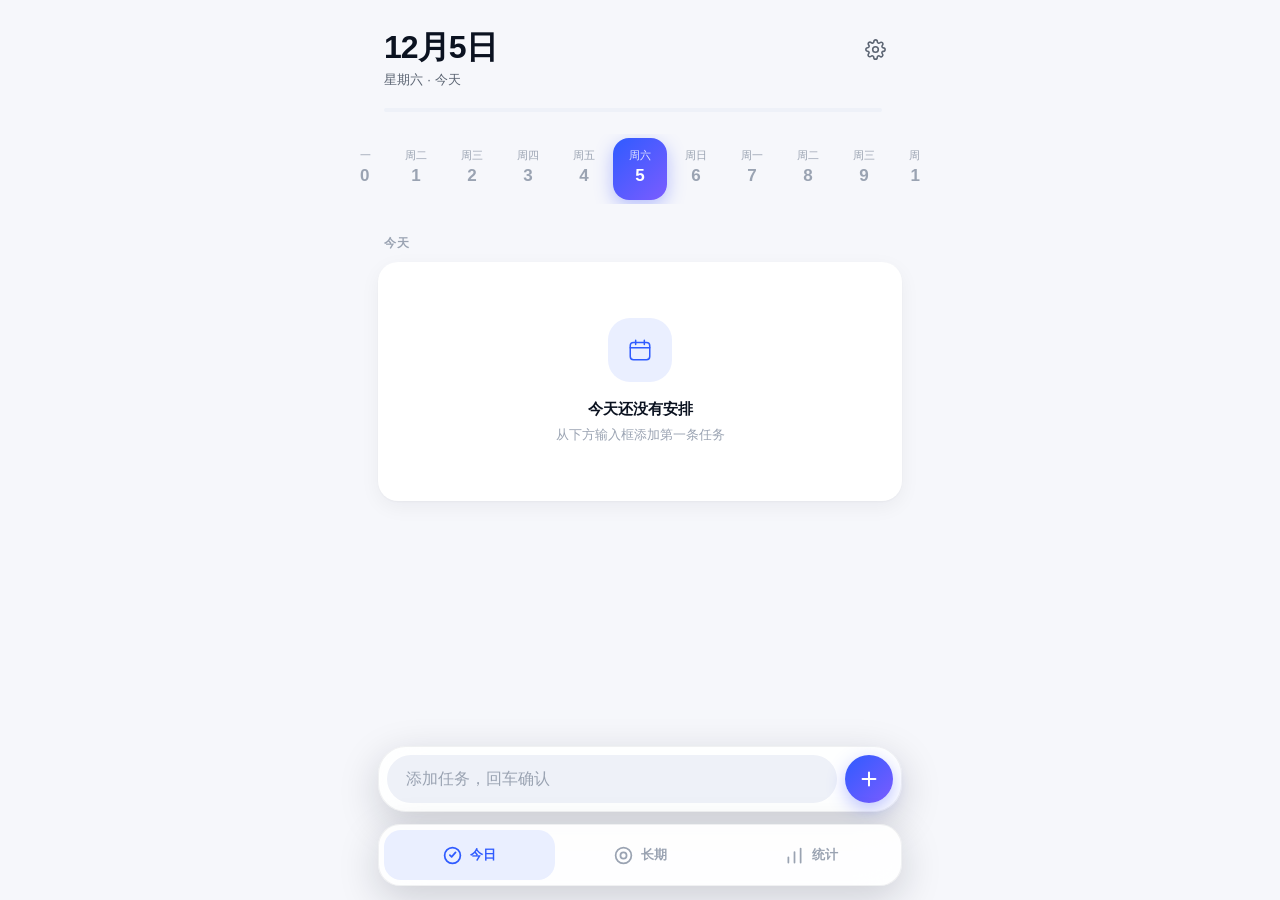
<file: Daydesk/index.html>
<!doctype html>
<html lang="zh-CN" data-theme="light">
<head>
<meta charset="utf-8">
<meta name="viewport" content="width=device-width, initial-scale=1, viewport-fit=cover, user-scalable=no">
<meta name="theme-color" content="#F6F7FB">
<meta name="apple-mobile-web-app-capable" content="yes">
<meta name="mobile-web-app-capable" content="yes">
<meta name="apple-mobile-web-app-status-bar-style" content="default">
<meta name="apple-mobile-web-app-title" content="每日计划">
<title>每日计划</title>
<style>
/* ============================================================
   每日计划 v1.3 — 大气简洁主题 + 底部标签页
   60-30-10 配色、单强调色（四套可选）、柔和渐变、
   无边界卡片、层次阴影；新增统计图表与专注表盘样式。
   ============================================================ */
:root{
    --bg:#F6F7FB;
    --panel:#FFFFFF;
    --panel2:#EEF1F8;
    --text:#0B1220;
    --text2:#5B6472;
    --text3:#9AA3B2;
    --line:rgba(11,18,32,.06);
    --line2:#D8DEE9;
    --accent:#2F5BFF;
    --accent-strong:#1E45E0;
    --accent2:#7B5CFF;
    --accent-soft:#EAEFFF;
    --accent-grad:linear-gradient(135deg,#2F5BFF 0%,#7B5CFF 100%);
    --danger:#F0605E;
    --danger-soft:#FDEEEE;
    --pri-high:#F0605E;
    --pri-mid:#F2A33C;
    --pri-low:#3DBA7D;
    --shadow-panel:0 1px 2px rgba(16,24,40,.03),0 6px 20px rgba(16,24,40,.05);
    --shadow-pop:0 12px 40px rgba(16,24,40,.18);
    --shadow-glow:0 6px 18px rgba(63,86,255,.35);
    --radius:20px;
    --spring:cubic-bezier(.34,1.56,.64,1);
}
/* --- 强调色四套（浅色） --- */
html[data-accent="mint"]{
    --accent:#0EAF7B;--accent-strong:#0A8F63;--accent2:#3ED598;
    --accent-soft:#E5F8F0;
    --accent-grad:linear-gradient(135deg,#0EAF7B 0%,#3ED598 100%);
    --shadow-glow:0 6px 18px rgba(17,175,123,.32);
}
html[data-accent="sunset"]{
    --accent:#F97316;--accent-strong:#EA6A0A;--accent2:#FB7185;
    --accent-soft:#FFF0E8;
    --accent-grad:linear-gradient(135deg,#F97316 0%,#FB7185 100%);
    --shadow-glow:0 6px 18px rgba(249,115,22,.32);
}
html[data-accent="violet"]{
    --accent:#8B5CF6;--accent-strong:#7C4DEF;--accent2:#C084FC;
    --accent-soft:#F1EBFF;
    --accent-grad:linear-gradient(135deg,#8B5CF6 0%,#C084FC 100%);
    --shadow-glow:0 6px 18px rgba(139,92,246,.32);
}
html[data-theme="dark"]{
    --bg:#0A0C12;
    --panel:#141824;
    --panel2:#1D2330;
    --text:#F3F5FA;
    --text2:#8A93A6;
    --text3:#5F6879;
    --line:rgba(255,255,255,.07);
    --line2:#2A3140;
    --accent:#5D7CFF;
    --accent-strong:#7B93FF;
    --accent2:#9B7CFF;
    --accent-soft:#1B2340;
    --accent-grad:linear-gradient(135deg,#5D7CFF 0%,#9B7CFF 100%);
    --danger:#FF7B78;
    --danger-soft:#3A2224;
    --pri-high:#FF807D;
    --pri-mid:#F5B055;
    --pri-low:#4FC98B;
    --shadow-panel:0 1px 2px rgba(0,0,0,.3),0 8px 24px rgba(0,0,0,.35);
    --shadow-pop:0 12px 40px rgba(0,0,0,.55);
    --shadow-glow:0 6px 20px rgba(93,124,255,.4);
}
/* --- 强调色四套（深色） --- */
html[data-theme="dark"][data-accent="mint"],
html[data-theme="black"][data-accent="mint"]{
    --accent:#2FD39A;--accent-strong:#56E3B4;--accent2:#7BEAB9;
    --accent-soft:#0E2B22;
    --accent-grad:linear-gradient(135deg,#2FD39A 0%,#7BEAB9 100%);
    --shadow-glow:0 6px 20px rgba(47,211,154,.35);
}
html[data-theme="dark"][data-accent="sunset"],
html[data-theme="black"][data-accent="sunset"]{
    --accent:#FB8A3C;--accent-strong:#FFA25C;--accent2:#FF8FA3;
    --accent-soft:#33200F;
    --accent-grad:linear-gradient(135deg,#FB8A3C 0%,#FF8FA3 100%);
    --shadow-glow:0 6px 20px rgba(251,138,60,.35);
}
html[data-theme="dark"][data-accent="violet"],
html[data-theme="black"][data-accent="violet"]{
    --accent:#A78BFA;--accent-strong:#BC9EFC;--accent2:#D8B4FE;
    --accent-soft:#241B3A;
    --accent-grad:linear-gradient(135deg,#A78BFA 0%,#D8B4FE 100%);
    --shadow-glow:0 6px 20px rgba(167,139,250,.35);
}
/* --- 外观扩展：米白纸感（暖色浅色） --- */
html[data-theme="paper"]{
    --bg:#F5F1E8;
    --panel:#FDFBF5;
    --panel2:#EDE7D8;
    --text:#292018;
    --text2:#6E6353;
    --text3:#A0947E;
    --line:rgba(41,32,24,.08);
    --line2:#D8CFBB;
    --danger:#E05A58;
    --danger-soft:#FBECEA;
    --pri-high:#E05A58;--pri-mid:#D98E2B;--pri-low:#37996B;
    --shadow-panel:0 1px 2px rgba(64,52,32,.05),0 6px 20px rgba(64,52,32,.07);
    --shadow-pop:0 12px 40px rgba(64,52,32,.2);
}
/* --- 外观扩展：纯黑 OLED --- */
html[data-theme="black"]{
    --bg:#000000;
    --panel:#0D0F14;
    --panel2:#181C24;
    --text:#F5F7FA;
    --text2:#8A93A6;
    --text3:#565E6E;
    --line:rgba(255,255,255,.07);
    --line2:#232936;
    --accent:#5D7CFF;--accent-strong:#7B93FF;--accent2:#9B7CFF;
    --accent-soft:#161D33;
    --accent-grad:linear-gradient(135deg,#5D7CFF 0%,#9B7CFF 100%);
    --danger:#FF7B78;
    --danger-soft:#33191B;
    --pri-high:#FF807D;--pri-mid:#F5B055;--pri-low:#4FC98B;
    --shadow-panel:0 1px 2px rgba(0,0,0,.6),0 8px 24px rgba(0,0,0,.6);
    --shadow-pop:0 12px 40px rgba(0,0,0,.8);
    --shadow-glow:0 6px 20px rgba(93,124,255,.45);
}
/* --- 强调色扩展（浅色）：樱花粉 / 天青蓝 / 琥珀金 / 青柠 --- */
html[data-accent="pink"]{
    --accent:#EC4899;--accent-strong:#DB2777;--accent2:#F472B6;
    --accent-soft:#FDEDF4;
    --accent-grad:linear-gradient(135deg,#EC4899 0%,#F472B6 100%);
    --shadow-glow:0 6px 18px rgba(236,72,153,.32);
}
html[data-accent="sky"]{
    --accent:#0EA5E9;--accent-strong:#0284C7;--accent2:#38BDF8;
    --accent-soft:#E3F5FE;
    --accent-grad:linear-gradient(135deg,#0EA5E9 0%,#38BDF8 100%);
    --shadow-glow:0 6px 18px rgba(14,165,233,.32);
}
html[data-accent="amber"]{
    --accent:#F59E0B;--accent-strong:#D97706;--accent2:#FBBF24;
    --accent-soft:#FEF3DC;
    --accent-grad:linear-gradient(135deg,#F59E0B 0%,#FBBF24 100%);
    --shadow-glow:0 6px 18px rgba(245,158,11,.32);
}
html[data-accent="lime"]{
    --accent:#84CC16;--accent-strong:#65A30D;--accent2:#A3E635;
    --accent-soft:#F0F8DC;
    --accent-grad:linear-gradient(135deg,#84CC16 0%,#A3E635 100%);
    --shadow-glow:0 6px 18px rgba(132,204,22,.32);
}
/* --- 强调色扩展（深色系：深色 + 纯黑） --- */
html[data-theme="dark"][data-accent="pink"],
html[data-theme="black"][data-accent="pink"]{
    --accent:#F472B6;--accent-strong:#F9A8D4;--accent2:#F9A8D4;
    --accent-soft:#33141F;
    --accent-grad:linear-gradient(135deg,#F472B6 0%,#F9A8D4 100%);
    --shadow-glow:0 6px 20px rgba(244,114,182,.35);
}
html[data-theme="dark"][data-accent="sky"],
html[data-theme="black"][data-accent="sky"]{
    --accent:#38BDF8;--accent-strong:#7DD3FC;--accent2:#7DD3FC;
    --accent-soft:#0B2334;
    --accent-grad:linear-gradient(135deg,#38BDF8 0%,#7DD3FC 100%);
    --shadow-glow:0 6px 20px rgba(56,189,248,.35);
}
html[data-theme="dark"][data-accent="amber"],
html[data-theme="black"][data-accent="amber"]{
    --accent:#FBBF24;--accent-strong:#FDE68A;--accent2:#FDE68A;
    --accent-soft:#33230A;
    --accent-grad:linear-gradient(135deg,#FBBF24 0%,#FDE68A 100%);
    --shadow-glow:0 6px 20px rgba(251,191,36,.35);
}
html[data-theme="dark"][data-accent="lime"],
html[data-theme="black"][data-accent="lime"]{
    --accent:#A3E635;--accent-strong:#D9F99D;--accent2:#D9F99D;
    --accent-soft:#1E2A0C;
    --accent-grad:linear-gradient(135deg,#A3E635 0%,#D9F99D 100%);
    --shadow-glow:0 6px 20px rgba(163,230,53,.32);
}
*{box-sizing:border-box;-webkit-tap-highlight-color:transparent}
html,body{margin:0;padding:0}
body{
    background:var(--bg);
    color:var(--text);
    font-family:-apple-system,BlinkMacSystemFont,'Segoe UI','Microsoft YaHei','PingFang SC',sans-serif;
    font-size:15px;line-height:1.5;
    -webkit-font-smoothing:antialiased;
}
#app{max-width:560px;margin:0 auto;min-height:100dvh;display:flex;flex-direction:column}
button{font:inherit;color:inherit;background:none;border:0;padding:0;cursor:pointer;touch-action:manipulation}
input,textarea,select{font:inherit;color:inherit}

/* ---------- 头部：大字排版 ---------- */
header{padding:calc(env(safe-area-inset-top) + 28px) 24px 0}
.head-row{display:flex;align-items:flex-start;justify-content:space-between;gap:12px}
h1{margin:0;font-size:32px;font-weight:800;letter-spacing:-.03em;line-height:1.2}
.date-sub{margin-top:4px;font-size:13px;color:var(--text2);font-weight:500;letter-spacing:.01em}
.icon-btn{
    width:42px;height:42px;border-radius:14px;flex:none;
    display:flex;align-items:center;justify-content:center;
    color:var(--text2);background:transparent;
    transition:background .18s ease-out,color .18s ease-out,transform .18s var(--spring);
}
.icon-btn:active{background:var(--panel2);transform:scale(.94)}
.progress-row{display:flex;align-items:center;gap:14px;margin:18px 0 6px}
.progress-track{flex:1;height:4px;border-radius:99px;background:var(--panel2);overflow:hidden}
.progress-fill{height:100%;width:0;border-radius:99px;background:var(--accent-grad);transition:width .3s ease-out}
.progress-text{font-size:12px;color:var(--text2);flex:none;font-weight:500;font-variant-numeric:tabular-nums}

/* ---------- 日期条 ---------- */
.strip-wrap{padding:16px 0 6px}
#dateStrip{
    display:flex;gap:2px;overflow-x:auto;padding:4px 16px;
    scrollbar-width:none;scroll-behavior:smooth;
}
#dateStrip::-webkit-scrollbar{display:none}
.day{
    flex:none;width:54px;padding:9px 0 11px;border-radius:16px;text-align:center;
    color:var(--text3);transition:background .18s ease-out,color .18s ease-out,box-shadow .18s ease-out;
}
.day .wd{font-size:11px;line-height:1.5;font-weight:500}
.day .dn{font-size:17px;font-weight:700;line-height:1.5;font-variant-numeric:tabular-nums}
.day.is-today .dn{color:var(--accent)}
.day.is-sel{background:var(--accent-grad);box-shadow:var(--shadow-glow)}
.day.is-sel .wd{color:rgba(255,255,255,.85)}
.day.is-sel .dn{color:#fff}
.day.is-sel.is-today .dn{color:#fff}
.day:active:not(.is-sel){background:var(--panel2)}

/* ---------- 主体 ---------- */
main{flex:1;padding:8px 18px calc(env(safe-area-inset-bottom) + 208px)}
body[data-page="stats"] main{padding-bottom:calc(env(safe-area-inset-bottom) + 130px)}
body[data-page="stats"] header,
body[data-page="stats"] .strip-wrap,
body[data-page="goals"] header,
body[data-page="goals"] .strip-wrap{display:none}
.card{
    background:var(--panel);border-radius:var(--radius);
    box-shadow:var(--shadow-panel);overflow:hidden;
}
html[data-theme="dark"] .card,html[data-theme="black"] .card{border:1px solid rgba(255,255,255,.05)}
.section-head{display:flex;align-items:center;justify-content:space-between;padding:20px 6px 10px}
.section-title{font-size:12px;font-weight:700;color:var(--text3);letter-spacing:.06em}
.section-action{font-size:13px;font-weight:600;color:var(--accent)}
.section-action:active{opacity:.7}
.hidden{display:none !important}

/* 任务行 */
.task{display:flex;align-items:center;gap:14px;padding:0 18px;min-height:60px;border-bottom:1px solid var(--line)}
.task:last-child{border-bottom:0}
.check{
    flex:none;width:26px;height:26px;border-radius:50%;
    border:2px solid var(--line2);display:flex;align-items:center;justify-content:center;
    color:#fff;transition:background .18s ease-out,border-color .18s ease-out,transform .18s var(--spring);
}
.check svg{width:14px;height:14px;opacity:0;transform:scale(.4);transition:opacity .15s ease-out,transform .2s var(--spring)}
.check:active{transform:scale(.85)}
.check.off{opacity:.35}
.task.is-done .check,.goal-row.is-done .check{background:var(--accent-grad);border-color:transparent}
.task.is-done .check svg,.goal-row.is-done .check svg{opacity:1;transform:scale(1)}
.task-body{flex:1;min-width:0;padding:16px 0}
.task-title{display:block;font-size:16px;font-weight:500;word-break:break-word;transition:color .18s ease-out}
.task.is-done .task-title{color:var(--text3);font-weight:400;text-decoration:line-through;text-decoration-color:var(--text3)}
.task-meta{display:flex;align-items:center;gap:8px;margin-top:3px}
.tag-chip{font-size:11px;font-weight:600;color:var(--accent);background:var(--accent-soft);border-radius:6px;padding:1px 8px;line-height:1.7}
.task-note{font-size:12px;color:var(--text3);white-space:nowrap;overflow:hidden;text-overflow:ellipsis;max-width:60%}
.pri-dot{flex:none;width:7px;height:7px;border-radius:50%}
.pri-high{background:var(--pri-high)}
.pri-medium{background:var(--pri-mid)}
.pri-low{background:var(--pri-low)}
.task:active{background:var(--panel2)}
.play-btn{
    flex:none;width:36px;height:36px;border-radius:50%;
    display:flex;align-items:center;justify-content:center;
    color:var(--text3);transition:background .18s ease-out,color .18s ease-out,transform .18s var(--spring);
}
.play-btn svg{width:20px;height:20px}
.play-btn:active{background:var(--accent-soft);color:var(--accent);transform:scale(.9)}

/* 顺延区 */
.overdue .task{min-height:56px}
.overdue .task-title{font-size:15px}
.carry-btn{flex:none;font-size:13px;font-weight:600;color:var(--accent);padding:8px 2px 8px 14px}
.carry-btn:active{opacity:.7}

/* 已完成折叠 */
.done-toggle{display:flex;align-items:center;gap:6px;padding:14px 6px;font-size:12px;font-weight:700;color:var(--text3);letter-spacing:.04em}
.done-toggle svg{width:12px;height:12px;transition:transform .18s ease-out}
.done-toggle.open svg{transform:rotate(180deg)}

/* 空状态 */
.empty{padding:56px 24px;text-align:center;color:var(--text2)}
.empty-icon{
    width:64px;height:64px;margin:0 auto 16px;border-radius:22px;
    background:var(--accent-soft);color:var(--accent);
    display:flex;align-items:center;justify-content:center;
}
.empty-icon svg{width:26px;height:26px}
.empty .t1{font-size:15px;font-weight:600;color:var(--text)}
.empty .t2{font-size:13px;color:var(--text3);margin-top:5px}
.empty .t1 .ok{color:var(--accent)}

/* ---------- 统计页 ---------- */
.stat-title{margin:0;font-size:32px;font-weight:800;letter-spacing:-.03em;padding:calc(env(safe-area-inset-top) + 28px) 0 0}
.stat-head{padding:0 6px}
.stat-card{padding:20px;margin-top:16px}
.stat-card-title{font-size:13px;font-weight:700;color:var(--text2);letter-spacing:.02em;margin-bottom:16px}
.chart{display:flex;align-items:stretch;gap:6px;height:110px}
.bar-col{flex:1;display:flex;flex-direction:column;align-items:center;gap:7px;min-width:0}
.bar-track{flex:1;width:100%;max-width:30px;display:flex;align-items:flex-end;justify-content:center}
.bar-fill{
    width:100%;border-radius:8px 8px 3px 3px;background:var(--panel2);
    min-height:4px;transition:height .35s ease-out;
}
.bar-col.is-today .bar-fill{background:var(--accent-grad)}
.bar-col.is-avg .bar-fill{background:var(--accent-soft)}
.bar-label{font-size:11px;color:var(--text3);font-weight:500;line-height:1}
.bar-col.is-today .bar-label{color:var(--accent);font-weight:800}
.bar-val{font-size:10px;color:var(--text2);font-weight:700;line-height:1}
.stat-foot{margin-top:14px;font-size:13px;color:var(--text2);font-weight:500}
.stat-big{font-size:36px;font-weight:800;letter-spacing:-.03em;line-height:1.1;font-variant-numeric:tabular-nums}
.stat-big small{font-size:14px;font-weight:600;color:var(--text2);letter-spacing:0;margin-left:2px}

/* ---------- 底部标签栏 ---------- */
.tabbar{
    position:fixed;z-index:30;
    left:50%;bottom:calc(env(safe-area-inset-bottom) + 14px);transform:translateX(-50%);
    width:min(524px,calc(100% - 28px));height:62px;
    background:var(--panel);
    background:color-mix(in srgb,var(--panel) 90%,transparent);
    -webkit-backdrop-filter:blur(20px);backdrop-filter:blur(20px);
    border:1px solid var(--line);border-radius:22px;
    box-shadow:var(--shadow-pop);
    display:flex;align-items:center;padding:5px;
}
.tab{
    flex:1;height:100%;border-radius:17px;
    display:flex;align-items:center;justify-content:center;gap:7px;
    color:var(--text3);font-size:13px;font-weight:600;
    transition:background .18s ease-out,color .18s ease-out;
}
.tab svg{width:21px;height:21px}
.tab.on{background:var(--accent-soft);color:var(--accent)}
.tab:active:not(.on){background:var(--panel2)}

/* ---------- 悬浮输入条 ---------- */
.composer{
    position:fixed;z-index:20;
    left:50%;bottom:calc(env(safe-area-inset-bottom) + 88px);transform:translateX(-50%);
    width:min(524px,calc(100% - 28px));
    background:var(--panel);
    background:color-mix(in srgb,var(--panel) 90%,transparent);
    -webkit-backdrop-filter:blur(20px);backdrop-filter:blur(20px);
    border:1px solid var(--line);
    border-radius:28px;
    box-shadow:var(--shadow-pop);
    padding:8px;
    transition:opacity .18s ease-out,transform .18s ease-out;
}
body[data-page="stats"] .composer{opacity:0;pointer-events:none;transform:translateX(-50%) translateY(10px)}
.composer-inner{display:flex;align-items:center;gap:8px;width:100%}
#newTask{
    flex:1;height:48px;border:1px solid transparent;border-radius:24px;outline:none;
    background:var(--panel2);padding:0 18px;font-size:16px;color:var(--text);
    transition:border-color .18s ease-out,background .18s ease-out;
}
#newTask::placeholder{color:var(--text3)}
#newTask:focus{border-color:var(--accent);background:var(--panel)}
#btnAdd{
    flex:none;width:48px;height:48px;border-radius:50%;
    background:var(--accent-grad);color:#fff;
    box-shadow:var(--shadow-glow);
    display:flex;align-items:center;justify-content:center;
    transition:transform .18s var(--spring),filter .18s ease-out;
}
#btnAdd:active{transform:scale(.9);filter:brightness(1.08)}
#btnAdd svg{width:22px;height:22px}

/* ---------- 专注迷你条 ---------- */
.focus-mini{
    position:fixed;z-index:26;
    left:50%;bottom:calc(env(safe-area-inset-bottom) + 158px);transform:translateX(-50%);
    display:flex;align-items:center;gap:10px;max-width:calc(100vw - 60px);
    padding:9px 18px;border-radius:99px;
    background:var(--accent-grad);color:#fff;
    font-size:14px;font-weight:700;font-variant-numeric:tabular-nums;
    box-shadow:var(--shadow-glow);
    transition:opacity .18s ease-out,transform .18s ease-out;
}
.focus-mini .dot{flex:none;width:8px;height:8px;border-radius:50%;background:#fff;animation:mini-pulse 1.3s ease-in-out infinite}
.focus-mini.is-paused .dot{animation:none;opacity:.55}
.focus-mini .mini-title{font-weight:500;opacity:.9;white-space:nowrap;overflow:hidden;text-overflow:ellipsis;max-width:150px}
@keyframes mini-pulse{50%{opacity:.35}}

/* ---------- 底部弹层 ---------- */
.mask{
    position:fixed;inset:0;z-index:40;background:rgba(10,12,18,.45);
    opacity:0;pointer-events:none;transition:opacity .2s ease-out;
    display:flex;align-items:flex-end;justify-content:center;
}
.mask.open{opacity:1;pointer-events:auto}
.sheet{
    width:100%;max-width:560px;max-height:86dvh;overflow-y:auto;
    background:var(--panel);border-radius:24px 24px 0 0;box-shadow:var(--shadow-pop);
    padding:10px 24px calc(env(safe-area-inset-bottom) + 24px);
    transform:translateY(100%);transition:transform .24s ease-out;
}
html[data-theme="dark"] .sheet,html[data-theme="black"] .sheet{border-top:1px solid rgba(255,255,255,.06)}
.mask.open .sheet{transform:translateY(0)}
.handle{width:40px;height:4px;border-radius:99px;background:var(--line2);margin:8px auto 18px}
.sheet h2{margin:0 0 18px;font-size:19px;font-weight:700;letter-spacing:-.01em}
.field{margin-bottom:18px}
.field label{display:block;font-size:12px;font-weight:600;color:var(--text2);margin-bottom:7px;letter-spacing:.02em}
.field input[type=text],.field textarea,.field input[type=date],.field input[type=time]{
    width:100%;border:1.5px solid var(--line2);border-radius:12px;background:var(--panel);
    padding:12px 15px;font-size:16px;outline:none;transition:border-color .18s ease-out;
}
.field input:focus,.field textarea:focus{border-color:var(--accent)}
.field textarea{resize:none;min-height:66px;font-size:15px}
input[type=date]{color-scheme:light}
html[data-theme="dark"] input[type=date],html[data-theme="black"] input[type=date],
html[data-theme="dark"] input[type=time],html[data-theme="black"] input[type=time]{color-scheme:dark}
.seg{display:flex;background:var(--panel2);border-radius:12px;padding:3px;gap:2px}
.seg button{
    flex:1;padding:8px 0;border-radius:9px;font-size:13px;font-weight:600;color:var(--text2);
    transition:background .18s ease-out,color .18s ease-out,box-shadow .18s ease-out;
}
.seg button.on{background:var(--panel);color:var(--text);box-shadow:0 1px 4px rgba(16,24,40,.12)}
.row2{display:flex;gap:14px}
.row2 .field{flex:1}
.sheet-actions{display:flex;align-items:center;justify-content:space-between;margin-top:8px}
.btn{padding:12px 20px;border-radius:13px;font-size:14px;font-weight:700;transition:opacity .18s ease-out,transform .18s var(--spring)}
.btn:active{transform:scale(.96);opacity:.85}
.btn-primary{background:var(--accent-grad);color:#fff;box-shadow:var(--shadow-glow)}
.btn-ghost-danger{color:var(--danger)}
.btn-danger{background:var(--danger);color:#fff}
.list-btn{
    display:flex;align-items:center;justify-content:space-between;width:100%;
    padding:15px 2px;border-bottom:1px solid var(--line);font-size:15px;font-weight:500;
}
.list-btn:last-of-type{border-bottom:0}
.list-btn:active{opacity:.7}
.list-btn.danger{color:var(--danger)}

/* 强调色选择 */
.swatches{display:flex;flex-wrap:wrap;gap:16px;padding:2px 0}
.swatch{width:36px;height:36px;border-radius:50%;position:relative;transition:transform .18s var(--spring)}
.swatch:active{transform:scale(.9)}
.swatch::after{content:'';position:absolute;inset:-6px;border-radius:50%;border:2px solid transparent;transition:border-color .18s ease-out}
.swatch.on::after{border-color:var(--text2)}
.swatch[data-accent="klein"]{background:linear-gradient(135deg,#2F5BFF,#7B5CFF)}
.swatch[data-accent="mint"]{background:linear-gradient(135deg,#0EAF7B,#3ED598)}
.swatch[data-accent="sunset"]{background:linear-gradient(135deg,#F97316,#FB7185)}
.swatch[data-accent="violet"]{background:linear-gradient(135deg,#8B5CF6,#C084FC)}
.swatch[data-accent="pink"]{background:linear-gradient(135deg,#EC4899,#F472B6)}
.swatch[data-accent="sky"]{background:linear-gradient(135deg,#0EA5E9,#38BDF8)}
.swatch[data-accent="amber"]{background:linear-gradient(135deg,#F59E0B,#FBBF24)}
.swatch[data-accent="lime"]{background:linear-gradient(135deg,#84CC16,#A3E635)}

/* ---------- 专注计时 ---------- */
.focus-task{font-size:14px;font-weight:600;color:var(--text2);text-align:center;margin:-8px 0 6px;
    white-space:nowrap;overflow:hidden;text-overflow:ellipsis;}
.focus-clock{
    position:relative;width:200px;height:200px;margin:8px auto 18px;
    border-radius:50%;background:var(--accent-soft);
    display:flex;align-items:center;justify-content:center;
}
.focus-clock.run::after{
    content:'';position:absolute;inset:-6px;border-radius:50%;
    border:2px solid var(--accent);opacity:.5;
    animation:focus-pulse 1.6s ease-in-out infinite;
}
@keyframes focus-pulse{50%{opacity:.15;transform:scale(1.04)}}
.focus-clock span{font-size:38px;font-weight:800;letter-spacing:-.02em;font-variant-numeric:tabular-nums}
.focus-btns{display:flex;gap:12px;margin-top:16px}
.btn-focus{
    flex:1;padding:14px;border-radius:15px;font-size:15px;font-weight:700;
    transition:opacity .18s ease-out,transform .18s var(--spring);
}
.btn-focus:active{transform:scale(.97);opacity:.85}
.btn-start{background:var(--accent-grad);color:#fff;box-shadow:var(--shadow-glow)}
.btn-giveup{background:var(--panel2);color:var(--text2)}
.focus-hint{font-size:12px;color:var(--text3);text-align:center;margin:14px 0 0;line-height:1.6}

/* ---------- Toast ---------- */
#toast{
    position:fixed;left:50%;bottom:calc(env(safe-area-inset-bottom) + 172px);z-index:60;
    transform:translate(-50%,8px);opacity:0;pointer-events:none;
    display:flex;align-items:center;gap:4px;
    background:rgba(17,20,28,.92);color:#fff;font-size:13px;font-weight:500;
    border-radius:99px;padding:10px 8px 10px 18px;
    -webkit-backdrop-filter:blur(10px);backdrop-filter:blur(10px);
    box-shadow:var(--shadow-pop);
    transition:opacity .18s ease-out,transform .18s ease-out;
    max-width:calc(100vw - 48px);white-space:nowrap;
}
html[data-theme="dark"] #toast,html[data-theme="black"] #toast{background:rgba(240,243,250,.94);color:#0B1220}
#toast.show{opacity:1;transform:translate(-50%,0);pointer-events:auto}
#toastAction{color:#93A8FF;font-weight:700;padding:4px 10px;border-radius:99px}
html[data-theme="dark"] #toastAction,html[data-theme="black"] #toastAction{color:#2F5BFF}
#toastAction:active{opacity:.7}

/* ---------- 长期任务 ---------- */
.goal-hint{font-size:12px;color:var(--text3);margin:14px 6px 0;line-height:1.7}
.goal-row{display:flex;align-items:center;gap:14px;padding:0 18px;min-height:62px;border-bottom:1px solid var(--line)}
.goal-row:last-child{border-bottom:0}
.goal-row:active{background:var(--panel2)}
.goal-body{flex:1;min-width:0;padding:14px 0}
.goal-title{display:block;font-size:16px;font-weight:500;word-break:break-word}
.goal-row.is-done .goal-title{color:var(--text3);font-weight:400;text-decoration:line-through;text-decoration-color:var(--text3)}
.goal-meta{display:flex;flex-wrap:wrap;align-items:center;gap:6px;margin-top:4px}
.goal-chip{font-size:11px;font-weight:600;color:var(--text2);background:var(--panel2);border-radius:6px;padding:1px 8px;line-height:1.7}
.goal-chip.streak{color:var(--accent);background:var(--accent-soft)}

.timegrid{display:flex;flex-wrap:wrap;gap:6px;max-height:168px;overflow-y:auto;padding:8px;background:var(--panel2);border-radius:12px}
.timegrid-btn{
    padding:7px 10px;border-radius:9px;font-size:13px;font-weight:600;
    color:var(--text2);background:var(--panel);border:1px solid var(--line);
    transition:background .15s ease-out,color .15s ease-out;
}
.timegrid-btn.on{background:var(--accent-grad);color:#fff;border-color:transparent}
.timegrid-btn:active{opacity:.8}
.timegrid-btn.wide{flex:1 1 100%;text-align:center}

/* ---------- 时：分：秒 滚动选择器 ---------- */
.wheel{
    position:relative;display:flex;justify-content:center;gap:10px;
    height:168px;overflow:hidden;
    background:var(--panel2);border-radius:12px;
}
.wheel::before{
    content:'';position:absolute;left:10px;right:10px;top:50%;height:36px;
    transform:translateY(-50%);background:var(--accent-soft);border-radius:9px;pointer-events:none;
}
.wheel-col{
    position:relative;z-index:1; /* 抬到高亮条之上，避免选中数字被遮住 */
    flex:1;max-width:88px;overflow-y:auto;scroll-snap-type:y mandatory;
    padding:66px 0;text-align:center;scrollbar-width:none;
}
.wheel-col::-webkit-scrollbar{display:none}
.wheel-col div{height:36px;line-height:36px;font-size:16px;font-weight:600;color:var(--text3);scroll-snap-align:center}
.wheel-col div.sel{color:var(--accent);font-weight:800;font-size:18px}
.reminder-val{margin-top:10px;font-size:14px;font-weight:600;color:var(--accent)}

@media (prefers-reduced-motion:reduce){
    *,*::before,*::after{transition:none !important;animation:none !important;scroll-behavior:auto !important}
}
</style>
</head>
<body>
<div id="app">

  <header>
    <div class="head-row">
      <div>
        <h1 id="dateTitle">—</h1>
        <div class="date-sub" id="dateSub">—</div>
      </div>
      <button class="icon-btn" id="btnSettings" aria-label="设置">
        <svg viewBox="0 0 24 24" width="21" height="21" fill="none" stroke="currentColor" stroke-width="1.8" stroke-linecap="round" stroke-linejoin="round"><circle cx="12" cy="12" r="3.2"/><path d="M19.4 15a1.7 1.7 0 0 0 .34 1.87l.06.06a2 2 0 1 1-2.83 2.83l-.06-.06a1.7 1.7 0 0 0-1.87-.34 1.7 1.7 0 0 0-1.03 1.56V21a2 2 0 1 1-4 0v-.09a1.7 1.7 0 0 0-1.11-1.56 1.7 1.7 0 0 0-1.87.34l-.06.06a2 2 0 1 1-2.83-2.83l.06-.06a1.7 1.7 0 0 0 .34-1.87 1.7 1.7 0 0 0-1.56-1.03H3a2 2 0 1 1 0-4h.09A1.7 1.7 0 0 0 4.65 8.9a1.7 1.7 0 0 0-.34-1.87l-.06-.06a2 2 0 1 1 2.83-2.83l.06.06a1.7 1.7 0 0 0 1.87.34h.08A1.7 1.7 0 0 0 10.12 3V3a2 2 0 1 1 4 0v.09a1.7 1.7 0 0 0 1.03 1.56 1.7 1.7 0 0 0 1.87-.34l.06-.06a2 2 0 1 1 2.83 2.83l-.06.06a1.7 1.7 0 0 0-.34 1.87v.08a1.7 1.7 0 0 0 1.56 1.03H21a2 2 0 1 1 0 4h-.09a1.7 1.7 0 0 0-1.51.88z"/></svg>
      </button>
    </div>
    <div class="progress-row">
      <div class="progress-track"><div class="progress-fill" id="progressFill"></div></div>
      <span class="progress-text" id="progressText"></span>
    </div>
  </header>

  <div class="strip-wrap"><nav id="dateStrip" aria-label="选择日期"></nav></div>

  <main>
    <section id="pageToday">
    <!-- 未完成顺延（仅今天视图显示） -->
    <section id="overdueSection" class="hidden">
      <div class="section-head">
        <span class="section-title" id="overdueTitle">未完成顺延</span>
        <button class="section-action" id="btnCarryAll">全部移到今天</button>
      </div>
      <div class="card overdue"><ul id="overdueList" style="list-style:none;margin:0;padding:0"></ul></div>
    </section>

    <!-- 当日任务 -->
    <section>
      <div class="section-head" id="todayHead" style="padding-top:16px">
        <span class="section-title" id="listTitle">今日任务</span>
      </div>
      <div class="card">
        <ul id="taskList" style="list-style:none;margin:0;padding:0"></ul>
        <div class="empty hidden" id="emptyState"></div>
      </div>
      <div id="doneWrap" class="hidden">
        <button class="done-toggle" id="doneToggle" aria-expanded="false">
          <svg viewBox="0 0 24 24" fill="none" stroke="currentColor" stroke-width="2.4" stroke-linecap="round" stroke-linejoin="round"><path d="M6 9l6 6 6-6"/></svg>
          <span id="doneToggleText">已完成</span>
        </button>
        <div class="card hidden" id="doneCard"><ul id="doneList" style="list-style:none;margin:0;padding:0"></ul></div>
      </div>
    </section>
    </section><!-- /pageToday -->

    <!-- 长期任务页 -->
    <section id="pageGoals" class="hidden">
      <div class="stat-head"><h2 class="stat-title">长期任务</h2></div>
      <div class="card" style="margin-top:16px">
        <ul id="goalList" style="list-style:none;margin:0;padding:0"></ul>
        <div class="empty hidden" id="goalsEmpty"></div>
      </div>
      <p class="goal-hint">设定起止日期与每日打卡时段，打卡自动累计连续天数与次数；点任务可修改或删除。</p>
    </section>

    <!-- 统计页 -->
    <section id="pageStats" class="hidden">
      <div class="stat-head"><h2 class="stat-title">统计</h2></div>
      <div class="card stat-card">
        <div class="stat-card-title">最近 7 天完成</div>
        <div class="chart" id="doneChart"></div>
        <div class="stat-foot" id="doneSummary"></div>
      </div>
      <div class="card stat-card">
        <div class="stat-card-title">专注时长</div>
        <div class="seg" id="focusRangeSeg" style="margin-bottom:16px">
          <button data-range="day" class="on">今日</button>
          <button data-range="week">本周</button>
          <button data-range="month">本月</button>
        </div>
        <div class="stat-big" id="focusTotal">0<small> 分钟</small></div>
        <div class="chart" id="focusChart" style="margin-top:16px"></div>
        <div class="stat-foot" id="focusSummary"></div>
      </div>
    </section>
  </main>

  <!-- 底部标签栏 -->
  <nav class="tabbar">
    <button class="tab on" data-page="today">
      <svg viewBox="0 0 24 24" fill="none" stroke="currentColor" stroke-width="2" stroke-linecap="round" stroke-linejoin="round"><path d="M9 11.5l2 2 4.5-5"/><circle cx="12" cy="12" r="9"/></svg>
      <span>今日</span>
    </button>
    <button class="tab" data-page="goals">
      <svg viewBox="0 0 24 24" fill="none" stroke="currentColor" stroke-width="2" stroke-linecap="round" stroke-linejoin="round"><circle cx="12" cy="12" r="9"/><circle cx="12" cy="12" r="3.5"/></svg>
      <span>长期</span>
    </button>
    <button class="tab" data-page="stats">
      <svg viewBox="0 0 24 24" fill="none" stroke="currentColor" stroke-width="2" stroke-linecap="round" stroke-linejoin="round"><path d="M5 20V14M12 20V8M19 20V4"/></svg>
      <span>统计</span>
    </button>
  </nav>

  <!-- 专注运行中的迷你条 -->
  <button id="focusMini" class="focus-mini hidden" aria-label="返回专注计时">
    <span class="dot"></span><span id="focusMiniText">00:00</span><span class="mini-title" id="focusMiniTitle"></span>
  </button>

  <footer class="composer">
    <div class="composer-inner">
      <input id="newTask" type="text" placeholder="添加任务，回车确认" autocomplete="off" enterkeyhint="done">
      <button id="btnAdd" aria-label="添加任务">
        <svg viewBox="0 0 24 24" fill="none" stroke="currentColor" stroke-width="2.2" stroke-linecap="round"><path d="M12 5v14M5 12h14"/></svg>
      </button>
    </div>
  </footer>

  <!-- 编辑弹层 -->
  <div class="mask" id="editMask">
    <div class="sheet" role="dialog" aria-label="编辑任务">
      <div class="handle"></div>
      <h2>编辑任务</h2>
      <div class="field">
        <label for="editTitle">标题</label>
        <input type="text" id="editTitle" maxlength="100">
      </div>
      <div class="field">
        <label for="editNotes">备注</label>
        <textarea id="editNotes" maxlength="300" rows="2" placeholder="补充说明（可选）"></textarea>
      </div>
      <div class="row2">
        <div class="field">
          <label>优先级</label>
          <div class="seg" id="editPri">
            <button data-pri="low">低</button>
            <button data-pri="medium">中</button>
            <button data-pri="high">高</button>
          </div>
        </div>
        <div class="field">
          <label for="editDate">日期</label>
          <input type="date" id="editDate">
        </div>
      </div>
      <div class="field hidden" id="editTagField">
        <label>分类</label>
        <div><span class="tag-chip" id="editTag"></span></div>
      </div>
      <div class="sheet-actions">
        <button class="btn btn-ghost-danger" id="btnDelete">删除任务</button>
        <button class="btn btn-primary" id="btnEditDone">完成</button>
      </div>
    </div>
  </div>

  <!-- 专注计时弹层 -->
  <div class="mask" id="focusMask">
    <div class="sheet" role="dialog" aria-label="专注计时">
      <div class="handle"></div>
      <h2>专注计时</h2>
      <div class="focus-task" id="focusTaskLabel">自由专注</div>
      <div class="focus-clock" id="focusClockBox"><span id="focusTime">00:00:00</span></div>
      <div class="focus-btns">
        <button class="btn-focus btn-start" id="btnFocusToggle">开始专注</button>
      </div>
      <p class="focus-hint">点「开始专注」开始计时，点「结束专注」停止；实际时长自动计入统计（不足 5 秒不计）</p>
    </div>
  </div>

  <!-- 长期任务编辑弹层 -->
  <div class="mask" id="goalMask">
    <div class="sheet" role="dialog" aria-label="编辑长期任务">
      <div class="handle"></div>
      <h2>编辑长期任务</h2>
      <div class="field">
        <label for="goalTitle">标题</label>
        <input type="text" id="goalTitle" maxlength="100">
      </div>
      <div class="field">
        <label for="goalNotes">备注</label>
        <textarea id="goalNotes" maxlength="300" rows="2" placeholder="补充说明（可选）"></textarea>
      </div>
      <div class="row2">
        <div class="field">
          <label for="goalStart">开始日期</label>
          <input type="date" id="goalStart">
        </div>
        <div class="field">
          <label for="goalEnd">结束日期</label>
          <input type="date" id="goalEnd">
        </div>
      </div>
      <div class="field">
        <label>每日打卡时段（点选起止，不选 = 全天）</label>
        <div class="timegrid" id="goalTimeStartGrid"></div>
        <div class="timegrid" id="goalTimeEndGrid" style="margin-top:8px"></div>
      </div>
      <div class="sheet-actions">
        <button class="btn btn-ghost-danger" id="btnGoalDelete">删除任务</button>
        <button class="btn btn-primary" id="btnGoalDone">完成</button>
      </div>
    </div>
  </div>

  <!-- 设置弹层 -->
  <div class="mask" id="settingsMask">
    <div class="sheet" role="dialog" aria-label="设置">
      <div class="handle"></div>
      <h2>设置</h2>
      <div class="field">
        <label>外观</label>
        <div class="seg" id="themeSeg">
          <button data-theme-opt="system">跟随系统</button>
          <button data-theme-opt="light">浅色</button>
          <button data-theme-opt="paper">米白</button>
          <button data-theme-opt="dark">深色</button>
          <button data-theme-opt="black">纯黑</button>
        </div>
      </div>
      <div class="field">
        <label>强调色</label>
        <div class="swatches" id="accentSwatches">
          <button class="swatch" data-accent="klein" aria-label="克莱因蓝"></button>
          <button class="swatch" data-accent="mint" aria-label="薄荷青绿"></button>
          <button class="swatch" data-accent="sky" aria-label="天青蓝"></button>
          <button class="swatch" data-accent="violet" aria-label="紫罗兰"></button>
          <button class="swatch" data-accent="pink" aria-label="樱花粉"></button>
          <button class="swatch" data-accent="sunset" aria-label="暖橙日落"></button>
          <button class="swatch" data-accent="amber" aria-label="琥珀金"></button>
          <button class="swatch" data-accent="lime" aria-label="青柠"></button>
        </div>
      </div>
      <div class="field">
        <label>每日提醒</label>
        <div class="seg" id="reminderSeg">
          <button data-rem="off">关闭</button>
          <button data-rem="on">开启</button>
        </div>
      </div>
      <div class="field">
        <label>提醒时间（上下滚动选择 时：分：秒）</label>
        <div class="wheel" id="reminderWheel">
          <div class="wheel-col" id="wheelH"></div>
          <div class="wheel-col" id="wheelM"></div>
          <div class="wheel-col" id="wheelS"></div>
        </div>
        <div class="reminder-val" id="reminderVal"></div>
      </div>
      <button class="list-btn" id="btnTestNotify">
        <span>发送测试通知</span>
      </button>
      <p class="goal-hint" style="margin:0 0 16px">开启后每天在指定时间通知你当天还没完成的任务（含长期任务打卡）。需要允许通知权限；部分手机需在系统设置中允许应用后台运行。</p>
      <div style="margin-top:4px">
        <button class="list-btn" id="btnExport">
          <span>导出备份</span>
        </button>
        <button class="list-btn" id="btnCopy">
          <span>复制到剪贴板</span>
        </button>
        <button class="list-btn" id="btnImport">
          <span>导入备份</span>
        </button>
        <button class="list-btn danger" id="btnClear">
          <span>清空全部数据</span>
        </button>
      </div>
      <input type="file" id="importFile" accept=".json,application/json" class="hidden">
    </div>
  </div>

  <div id="toast"><span id="toastText"></span><button id="toastAction" class="hidden">撤销</button></div>
</div>

<script>
'use strict';
/* ================= 种子数据（由 extract-seed.mjs 从 daydesk 备份提取，只读源文件夹） ================= */
const SEED = /*__SEED_TASKS__*/[];

/* v1.0 内置的演示任务（提取自 daydesk 数据）。升级用户首次打开时自动清除 */
const LEGACY_SEED_IDS = new Set(["675b3ca5-15a2-4d50-9178-890ff446c153","ea3c768c-c4d6-4b53-865a-27070067fffd","41b98a4e-16ba-40be-a21d-a57369edbd01","ed9905ca-1d38-455c-8a57-d365983ebfac","a4e3e4b0-a397-4f9c-8906-3fc5e8b0c312","251935ad-8bf1-4a7f-88c2-3fb8b30e1676","36f3f54e-767d-498f-8fea-66dbbcd862bb","b90d5a5c-00f2-423a-880c-47b1c906b650","92a1e4f0-6476-4494-87c9-b7657141eefe","e5bb0c86-4847-4f45-9b3a-fdca87680fbf","c8fa1b65-921d-4f5d-a1ad-5a959e12f1df","930cc16d-1aee-4189-a834-8d20e33f3b99","1b247953-4c1c-4663-8eec-3012af3afd23","cb1f775c-2ecb-45c6-a020-64f376091ebc","8eed1a6e-08a7-48d7-8f0d-d0e175bbfb1f","3a181f31-b742-4b0b-8f0a-1b4cee801f76","33ffdc70-439a-49c1-b579-8e9e425195f8"]);
function migrateOldSeed(){
  if (!LEGACY_SEED_IDS.size || !state.tasks.length) return;
  const before = state.tasks.length;
  state.tasks = state.tasks.filter(t => !LEGACY_SEED_IDS.has(t.id));
  if (state.tasks.length !== before) save();
}

/* ================= 常量与状态 ================= */
const STORE_KEY = 'dayplan.v1';
const WD = ['日','一','二','三','四','五','六'];
const PRI_W = { high: 0, medium: 1, low: 2 };
const $ = (id) => document.getElementById(id);

let state = { tasks: [], focusSessions: [], goals: [], settings: { theme: 'system', accent: 'klein', focusMinutes: 25, reminder: { enabled: false, time: '21:30' } } };
let selectedDate = todayStr();
let showDone = false;
let editingId = null;
let lastDeleted = null;
let toastTimer = null;

/* 页面与统计状态 */
let currentPage = 'today';
let focusRange = 'day';

/* 专注计时运行时（null = 空闲） */
let focus = null; // {taskId,title,plannedSec,startedTs,endAt,remainMs,status:'run'|'pause',timer}

/* ================= 日期工具 ================= */
function todayStr(){
  const d = new Date();
  return d.getFullYear() + '-' + String(d.getMonth()+1).padStart(2,'0') + '-' + String(d.getDate()).padStart(2,'0');
}
function addDays(iso, n){
  const [y,m,d] = iso.split('-').map(Number);
  const dt = new Date(y, m-1, d + n);
  return dt.getFullYear() + '-' + String(dt.getMonth()+1).padStart(2,'0') + '-' + String(dt.getDate()).padStart(2,'0');
}
function weekday(iso){ const [y,m,d] = iso.split('-').map(Number); return new Date(y,m-1,d).getDay(); }
function fmtTitle(iso){
  const [,m,d] = iso.split('-').map(Number);
  return m + '月' + d + '日';
}
function relLabel(iso){
  const t = todayStr();
  if (iso === t) return '今天';
  if (iso === addDays(t,1)) return '明天';
  if (iso === addDays(t,-1)) return '昨天';
  return '';
}
function localISO(d){
  return d.getFullYear() + '-' + String(d.getMonth()+1).padStart(2,'0') + '-' + String(d.getDate()).padStart(2,'0') +
    'T' + String(d.getHours()).padStart(2,'0') + ':' + String(d.getMinutes()).padStart(2,'0') + ':' + String(d.getSeconds()).padStart(2,'0');
}
function localDate(s){ return s ? String(s).slice(0,10) : null; }
function weekDatesOf(iso){
  const wd = weekday(iso); // 0=周日
  const monday = addDays(iso, wd === 0 ? -6 : 1 - wd);
  return Array.from({length:7}, (_,i) => addDays(monday, i));
}
function fmtDur(min){
  min = Math.round(min);
  if (min < 60) return min + ' 分钟';
  const h = Math.floor(min/60), m = min%60;
  return m ? h + ' 小时 ' + m + ' 分钟' : h + ' 小时';
}
function fmtClock(sec){
  sec = Math.max(0, Math.round(sec));
  const h = Math.floor(sec/3600), m = Math.floor(sec%3600/60), s = sec%60;
  const mm = String(m).padStart(2,'0'), ss = String(s).padStart(2,'0');
  return h ? h + ':' + mm + ':' + ss : mm + ':' + ss;
}

/* ================= 长期任务工具 ================= */
function goalStatus(g){
  const t = todayStr();
  if (g.startDate && t < g.startDate) return 'upcoming';
  if (g.endDate && t > g.endDate) return 'ended';
  return 'active';
}
function goalChecked(g){ return g.history.includes(todayStr()); }
function inTimeWindow(g){
  if (!g.startTime || !g.endTime) return true; // 未设时段 = 全天可打卡
  const now = new Date();
  const cur = String(now.getHours()).padStart(2,'0') + ':' + String(now.getMinutes()).padStart(2,'0');
  if (g.startTime <= g.endTime) return cur >= g.startTime && cur <= g.endTime;
  return cur >= g.startTime || cur <= g.endTime; // 跨零点时段
}
function canCheckGoal(g){ return goalStatus(g) === 'active' && inTimeWindow(g); }
function goalStreak(g){
  let n = 0;
  let d = todayStr();
  if (!g.history.includes(d)) d = addDays(d, -1); // 今天还没打卡不断签，从昨天起算
  while (g.history.includes(d)){ n++; d = addDays(d, -1); }
  return n;
}

function normalizeSettings(s){
  const out = Object.assign({ theme:'system', accent:'klein', focusMinutes:25, reminder:{ enabled:false, time:'21:30' } }, s || {});
  if (!['system','light','paper','dark','black'].includes(out.theme)) out.theme = 'system';
  if (!['klein','mint','sunset','violet','pink','sky','amber','lime'].includes(out.accent)) out.accent = 'klein';
  if (!out.reminder || typeof out.reminder !== 'object') out.reminder = { enabled:false, time:'21:30:00' };
  if (/^\d{2}:\d{2}$/.test(out.reminder.time || '')) out.reminder.time += ':00'; // 旧格式升级到秒
  if (!/^\d{2}:\d{2}:\d{2}$/.test(out.reminder.time || '')) out.reminder.time = '21:30:00';
  out.reminder.enabled = !!out.reminder.enabled;
  return out;
}

/* ================= 存取 ================= */
function load(){
  let raw = null;
  try { raw = localStorage.getItem(STORE_KEY); } catch(e){}
  if (raw){
    try {
      const s = JSON.parse(raw);
      state.tasks = Array.isArray(s.tasks) ? s.tasks.map(normalizeTask) : [];
      state.focusSessions = Array.isArray(s.focusSessions) ? s.focusSessions.map(normalizeSession) : [];
      state.goals = Array.isArray(s.goals) ? s.goals.map(normalizeGoal) : [];
      state.settings = normalizeSettings(s.settings);
      migrateOldSeed();
      return;
    } catch(e){}
  }
  // 首次运行：写入从 daydesk 提取的真实任务
  state.tasks = SEED.map(normalizeTask);
  save();
}
function save(){
  try { localStorage.setItem(STORE_KEY, JSON.stringify(state)); } catch(e){}
  syncReminderNative();
}
function syncReminderNative(){
  try {
    if (window.AndroidBridge && window.AndroidBridge.syncReminderData)
      window.AndroidBridge.syncReminderData(JSON.stringify({ tasks: state.tasks, goals: state.goals }));
  } catch(e){}
}
function normalizeTask(t){
  return {
    id: String(t.id || genId()),
    title: String(t.title || '未命名任务'),
    notes: String(t.notes || ''),
    date: /^\d{4}-\d{2}-\d{2}$/.test(t.date || '') ? t.date : todayStr(),
    priority: ['low','medium','high'].includes(t.priority) ? t.priority : null,
    tag: t.tag ? String(t.tag) : null,
    done: !!t.done,
    completedAt: t.completedAt ? String(t.completedAt) : null,
    createdAt: t.createdAt || new Date().toISOString(),
    updatedAt: t.updatedAt || new Date().toISOString(),
  };
}
function normalizeSession(t){
  return {
    id: String(t.id || genId()),
    taskId: t.taskId ? String(t.taskId) : null,
    title: String(t.title || '自由专注'),
    date: /^\d{4}-\d{2}-\d{2}$/.test(t.date || '') ? t.date : todayStr(),
    startedAt: t.startedAt ? String(t.startedAt) : localISO(new Date()),
    minutes: Number(t.minutes) || 25,
    seconds: Math.max(0, Math.round(Number(t.seconds) || 0)),
    completed: !!t.completed,
  };
}
function normalizeGoal(g){
  const dateOk = (d) => /^\d{4}-\d{2}-\d{2}$/.test(d || '');
  const timeOk = (t) => /^\d{2}:\d{2}$/.test(t || '');
  const history = Array.isArray(g.history) ? g.history.filter(d => dateOk(d)).sort() : [];
  // 起止日期；兼容旧版 period 字段迁移
  let startDate = dateOk(g.startDate) ? g.startDate : null;
  let endDate = dateOk(g.endDate) ? g.endDate : null;
  if (!startDate){
    if (g.period === 'none' && history.length) startDate = endDate = history[history.length - 1];
    else startDate = dateOk(g.createdAt) ? g.createdAt.slice(0,10) : todayStr();
  }
  if (endDate && endDate < startDate) endDate = null;
  return {
    id: String(g.id || genId()),
    title: String(g.title || '未命名长期任务'),
    notes: String(g.notes || ''),
    startDate, endDate,
    startTime: timeOk(g.startTime) ? g.startTime : null,
    endTime: timeOk(g.endTime) ? g.endTime : null,
    history,
    createdAt: g.createdAt || new Date().toISOString(),
  };
}
function genId(){
  return 't' + Date.now().toString(36) + Math.random().toString(36).slice(2,8);
}
function byId(id){ return state.tasks.find(t => t.id === id); }
function byGoalId(id){ return state.goals.find(g => g.id === id); }

/* ================= 主题 ================= */
const mq = window.matchMedia('(prefers-color-scheme: dark)');
function systemPrefersDark(){
  // 安卓 WebView 中 prefers-color-scheme 可能不反映系统设置，优先问原生桥
  try { if (window.AndroidBridge && window.AndroidBridge.isSystemDark()) return true; } catch(e){}
  return mq.matches;
}
function applyTheme(){
  const mode = state.settings.theme;
  let key = mode;
  if (mode === 'system') key = systemPrefersDark() ? 'dark' : 'light';
  const dark = key === 'dark' || key === 'black';
  document.documentElement.dataset.theme = key;
  document.documentElement.dataset.accent = state.settings.accent;
  const meta = document.querySelector('meta[name="theme-color"]');
  const STATUS = { light:'#F6F7FB', paper:'#F5F1E8', dark:'#0A0C12', black:'#000000' };
  if (meta) meta.setAttribute('content', STATUS[key] || '#F6F7FB');
}
mq.addEventListener('change', () => { if (state.settings.theme === 'system') applyTheme(); });

/* ================= 渲染 ================= */
function render(){
  renderHeader();
  renderStrip();
  renderOverdue();
  renderList();
  renderProgress();
  if (currentPage === 'goals') renderGoals();
  if (currentPage === 'stats') renderStats();
}

function renderHeader(){
  const rel = relLabel(selectedDate);
  $('dateTitle').textContent = fmtTitle(selectedDate);
  const list = tasksOf(selectedDate);
  const left = list.filter(x => !x.done).length;
  let sub = '星期' + WD[weekday(selectedDate)] + (rel ? ' · ' + rel : '');
  if (list.length) sub += left > 0 ? ' · ' + left + ' 个待办' : ' · 已全部完成';
  $('dateSub').textContent = sub;
  $('listTitle').textContent = rel || (selectedDate > todayStr() ? '计划任务' : '任务');
}

function renderStrip(){
  const nav = $('dateStrip');
  const t = todayStr();
  const start = [addDays(t, -7), selectedDate].sort()[0];
  const end = [addDays(t, 13), selectedDate].sort()[1];
  nav.textContent = '';
  for (let iso = start; iso <= end; iso = addDays(iso,1)){
    const b = document.createElement('button');
    b.className = 'day';
    if (iso === t) b.classList.add('is-today');
    if (iso === selectedDate) b.classList.add('is-sel');
    b.innerHTML = '<div class="wd">周' + WD[weekday(iso)] + '</div><div class="dn">' + Number(iso.slice(8,10)) + '</div>';
    b.addEventListener('click', () => { selectedDate = iso; render(); });
    nav.appendChild(b);
    if (iso === selectedDate) requestAnimationFrame(() => b.scrollIntoView({ block:'nearest', inline:'center' }));
  }
}

function tasksOf(iso){ return state.tasks.filter(t => t.date === iso); }
function overdueTasks(){
  const t = todayStr();
  return state.tasks.filter(x => !x.done && x.date < t).sort((a,b) => a.date.localeCompare(b.date) || a.createdAt.localeCompare(b.createdAt));
}

function renderProgress(){
  const list = tasksOf(selectedDate);
  const done = list.filter(x => x.done).length;
  $('progressFill').style.width = list.length ? Math.round(done / list.length * 100) + '%' : '0';
  $('progressText').textContent = list.length ? done + '/' + list.length + ' 已完成' : '';
}

function renderOverdue(){
  const sec = $('overdueSection');
  const list = overdueTasks();
  const isToday = selectedDate === todayStr();
  sec.classList.toggle('hidden', !isToday || list.length === 0);
  if (!isToday || !list.length) return;
  $('overdueTitle').textContent = '未完成顺延 · ' + list.length;
  const ul = $('overdueList');
  ul.textContent = '';
  for (const task of list){
    const li = document.createElement('li');
    li.className = 'task';
    const body = document.createElement('div');
    body.className = 'task-body';
    const title = document.createElement('span');
    title.className = 'task-title';
    title.textContent = task.title;
    body.appendChild(title);
    if (task.date !== todayStr()){
      const meta = document.createElement('div');
      meta.className = 'task-meta';
      const d = document.createElement('span');
      d.className = 'task-note';
      d.textContent = fmtTitle(task.date) + ' · 星期' + WD[weekday(task.date)];
      meta.appendChild(d);
      body.appendChild(meta);
    }
    const btn = document.createElement('button');
    btn.className = 'carry-btn';
    btn.textContent = '移到今天';
    btn.addEventListener('click', () => carryOver([task.id]));
    li.appendChild(body);
    li.appendChild(btn);
    ul.appendChild(li);
  }
}

function taskRow(task, opts){
  const li = document.createElement('li');
  li.className = 'task' + (task.done ? ' is-done' : '');
  li.dataset.id = task.id;

  const check = document.createElement('button');
  check.className = 'check';
  check.setAttribute('role','checkbox');
  check.setAttribute('aria-checked', task.done ? 'true' : 'false');
  check.setAttribute('aria-label', task.done ? '标记未完成' : '标记完成');
  check.innerHTML = '<svg viewBox="0 0 24 24" fill="none" stroke="currentColor" stroke-width="3" stroke-linecap="round" stroke-linejoin="round"><path d="M4.5 12.5l5 5 10-11"/></svg>';
  check.addEventListener('click', (e) => { e.stopPropagation(); toggleDone(task.id); });

  const body = document.createElement('div');
  body.className = 'task-body';
  const title = document.createElement('span');
  title.className = 'task-title';
  title.textContent = task.title;
  body.appendChild(title);
  if (task.tag || task.notes){
    const meta = document.createElement('div');
    meta.className = 'task-meta';
    if (task.tag){
      const chip = document.createElement('span');
      chip.className = 'tag-chip';
      chip.textContent = task.tag;
      meta.appendChild(chip);
    }
    if (task.notes){
      const note = document.createElement('span');
      note.className = 'task-note';
      note.textContent = task.notes;
      meta.appendChild(note);
    }
    if (meta.childNodes.length) body.appendChild(meta);
  }
  body.addEventListener('click', () => openEdit(task.id));

  li.appendChild(check);
  li.appendChild(body);
  if (!task.done){
    const play = document.createElement('button');
    play.className = 'play-btn';
    play.setAttribute('aria-label', '开始专注');
    play.innerHTML = '<svg viewBox="0 0 24 24" fill="none" stroke="currentColor" stroke-width="1.8" stroke-linecap="round" stroke-linejoin="round"><circle cx="12" cy="12" r="9"/><path d="M10 8.6v6.8l5.4-3.4z" fill="currentColor" stroke="none"/></svg>';
    play.addEventListener('click', (e) => { e.stopPropagation(); openFocusFor(task.id); });
    li.appendChild(play);
  }
  if (task.priority){
    const dot = document.createElement('span');
    dot.className = 'pri-dot pri-' + task.priority;
    dot.title = { high:'高优先级', medium:'中优先级', low:'低优先级' }[task.priority];
    li.appendChild(dot);
  }
  return li;
}

function renderList(){
  const ul = $('taskList');
  const doneUl = $('doneList');
  const empty = $('emptyState');
  const doneWrap = $('doneWrap');
  ul.textContent = ''; doneUl.textContent = '';

  const all = tasksOf(selectedDate);
  const undone = all.filter(x => !x.done).sort((a,b) =>
    (PRI_W[a.priority] ?? 3) - (PRI_W[b.priority] ?? 3) || a.createdAt.localeCompare(b.createdAt));
  const done = all.filter(x => x.done).sort((a,b) => String(a.completedAt).localeCompare(String(b.completedAt)));

  for (const t of undone) ul.appendChild(taskRow(t));

  // 空状态
  empty.classList.toggle('hidden', all.length > 0);
  if (all.length === 0){
    const past = selectedDate < todayStr();
    empty.innerHTML = '';
    const icon = document.createElement('div');
    icon.className = 'empty-icon';
    icon.innerHTML = '<svg viewBox="0 0 24 24" fill="none" stroke="currentColor" stroke-width="1.4" stroke-linecap="round" stroke-linejoin="round"><rect x="3" y="5" width="18" height="16" rx="3"/><path d="M8 3v4M16 3v4M3 10h18"/></svg>';
    const t1 = document.createElement('div');
    t1.className = 't1';
    t1.textContent = past ? '这一天没有任务' : '今天还没有安排';
    const t2 = document.createElement('div');
    t2.className = 't2';
    t2.textContent = past ? '换个日期看看，或从下方添加' : '从下方输入框添加第一条任务';
    empty.appendChild(icon); empty.appendChild(t1); empty.appendChild(t2);
  }

  // 已完成折叠区
  doneWrap.classList.toggle('hidden', done.length === 0);
  if (done.length){
    $('doneToggleText').textContent = '已完成 · ' + done.length;
    $('doneToggle').classList.toggle('open', showDone);
    $('doneCard').classList.toggle('hidden', !showDone);
    if (showDone) for (const t of done) doneUl.appendChild(taskRow(t));
  }

  // 全部完成提示
  if (all.length > 0 && undone.length === 0){
    const t1 = document.createElement('div');
    t1.className = 't1';
    t1.innerHTML = '<span class="ok">✓ </span>今日任务已全部完成';
    empty.classList.remove('hidden');
    empty.textContent = '';
    empty.appendChild(t1);
  }
}

/* ================= 动作 ================= */
function toggleDone(id){
  const t = byId(id);
  if (!t) return;
  t.done = !t.done;
  t.completedAt = t.done ? localISO(new Date()) : null;
  t.updatedAt = new Date().toISOString();
  save();
  render();
}
function carryOver(ids){
  const t = todayStr();
  let n = 0;
  for (const id of ids){
    const task = byId(id);
    if (task && !task.done){ task.date = t; task.updatedAt = new Date().toISOString(); n++; }
  }
  if (!n) return;
  save(); render();
  toast('已移 ' + n + ' 项到今天');
}
function addTask(){
  const input = $('newTask');
  const title = input.value.trim();
  if (!title){ input.focus(); return; }
  if (currentPage === 'goals'){
    addGoal(title);
    input.value = '';
    input.focus();
    return;
  }
  state.tasks.push(normalizeTask({
    id: genId(), title,
    date: selectedDate,
    createdAt: new Date().toISOString(),
  }));
  save();
  input.value = '';
  input.focus();
  render();
}
function deleteTask(id){
  const idx = state.tasks.findIndex(t => t.id === id);
  if (idx < 0) return;
  lastDeleted = { task: state.tasks[idx], index: idx };
  state.tasks.splice(idx, 1);
  save();
  closeSheet($('editMask'));
  render();
  toast('已删除「' + (lastDeleted.task.title.length > 8 ? lastDeleted.task.title.slice(0,8) + '…' : lastDeleted.task.title) + '」', () => {
    state.tasks.splice(Math.min(lastDeleted.index, state.tasks.length), 0, lastDeleted.task);
    lastDeleted = null;
    save(); render();
  });
}

/* ================= 弹层 ================= */
function openSheet(mask){ mask.classList.add('open'); }
function closeSheet(mask){ mask.classList.remove('open'); }
document.querySelectorAll('.mask').forEach(m => {
  m.addEventListener('click', (e) => { if (e.target === m) closeSheet(m); });
});
document.addEventListener('keydown', (e) => {
  if (e.key === 'Escape') document.querySelectorAll('.mask.open').forEach(closeSheet);
});

function openEdit(id){
  const t = byId(id);
  if (!t) return;
  editingId = id;
  $('editTitle').value = t.title;
  $('editNotes').value = t.notes;
  $('editDate').value = t.date;
  $('editTagField').classList.toggle('hidden', !t.tag);
  $('editTag').textContent = t.tag || '';
  $('editPri').querySelectorAll('button').forEach(b => b.classList.toggle('on', b.dataset.pri === t.priority));
  openSheet($('editMask'));
}
function applyEdit(fn){
  const t = byId(editingId);
  if (!t) return;
  fn(t);
  t.updatedAt = new Date().toISOString();
  save(); render();
}

/* ================= Toast ================= */
function toast(text, onAction, ms){
  const el = $('toast'), act = $('toastAction');
  $('toastText').textContent = text;
  if (onAction){
    act.classList.remove('hidden');
    act.onclick = () => { onAction(); hideToast(); };
  } else {
    act.classList.add('hidden');
    act.onclick = null;
  }
  el.classList.add('show');
  clearTimeout(toastTimer);
  toastTimer = setTimeout(hideToast, ms || 2600);
}
function hideToast(){ $('toast').classList.remove('show'); }

/* ================= 导出 / 导入 ================= */
function exportPayload(){
  return JSON.stringify({ app:'每日计划', schemaVersion:2, exportedAt:new Date().toISOString(), tasks: state.tasks, focusSessions: state.focusSessions, goals: state.goals, settings: state.settings }, null, 2);
}
function doExport(){
  const payload = exportPayload();
  const name = '每日计划备份-' + todayStr().replaceAll('-','') + '.json';
  // 安卓 App：交给原生写入系统「下载」目录
  if (window.AndroidBridge && window.AndroidBridge.exportJson){
    try { window.AndroidBridge.exportJson(name, payload); return; } catch(e){}
  }
  const blob = new Blob([payload], { type:'application/json' });
  const a = document.createElement('a');
  a.href = URL.createObjectURL(blob);
  a.download = name;
  document.body.appendChild(a);
  a.click();
  setTimeout(() => { URL.revokeObjectURL(a.href); a.remove(); }, 500);
}
function doImport(file){
  const reader = new FileReader();
  reader.onload = () => {
    try {
      const data = JSON.parse(reader.result);
      const arr = Array.isArray(data) ? data : data.tasks;
      if (!Array.isArray(arr) || !arr.length) throw new Error('empty');
      const tasks = arr.map(normalizeTask).filter(t => t.title && t.date);
      if (!tasks.length) throw new Error('invalid');
      const sessions = Array.isArray(data.focusSessions) ? data.focusSessions.map(normalizeSession) : [];
      const goals = Array.isArray(data.goals) ? data.goals.map(normalizeGoal) : [];
      const settings = normalizeSettings(data.settings);
      if (!confirm('导入将替换当前全部 ' + state.tasks.length + ' 条任务，共导入 ' + tasks.length + ' 条任务、' + sessions.length + ' 条专注记录、' + goals.length + ' 条长期任务。确定继续吗？')) return;
      state.tasks = tasks;
      state.focusSessions = sessions;
      state.goals = goals;
      state.settings = settings;
      applyTheme();
      save(); render();
      closeSheet($('settingsMask'));
      toast('已导入 ' + tasks.length + ' 条任务');
    } catch(e){
      alert('导入失败：文件不是有效的每日计划备份。');
    }
  };
  reader.readAsText(file, 'utf-8');
}

/* ================= 页面切换 ================= */
function switchPage(p){
  currentPage = p;
  document.body.dataset.page = p;
  $('pageToday').classList.toggle('hidden', p !== 'today');
  $('pageGoals').classList.toggle('hidden', p !== 'goals');
  $('pageStats').classList.toggle('hidden', p !== 'stats');
  document.querySelectorAll('.tabbar .tab').forEach(b => b.classList.toggle('on', b.dataset.page === p));
  $('newTask').placeholder = p === 'goals' ? '添加长期任务，回车确认' : '添加任务，回车确认';
  if (p === 'stats') renderStats();
  if (p === 'goals') renderGoals();
}
document.querySelectorAll('.tabbar .tab').forEach(b => b.addEventListener('click', () => switchPage(b.dataset.page)));

/* ================= 统计 ================= */
function renderStats(){
  const t = todayStr();
  const days = Array.from({length:7}, (_,i) => addDays(t, i-6));

  // 最近 7 天完成（按打钩时间归属）
  const doneByDay = days.map(d => state.tasks.filter(x => x.done && localDate(x.completedAt) === d).length);
  renderChart($('doneChart'), doneByDay, days, t);
  const wk = weekDatesOf(t);
  const wkTasks = state.tasks.filter(x => wk.includes(x.date));
  const wkDone = wkTasks.filter(x => x.done).length;
  const rate = wkTasks.length ? Math.round(wkDone / wkTasks.length * 100) : 0;
  $('doneSummary').textContent = wkTasks.length
    ? '本周完成 ' + wkDone + ' / ' + wkTasks.length + ' · 完成率 ' + rate + '%'
    : '本周还没有安排任务';

  // 专注时长（按会话归属日）
  const focusByDay = days.map(d =>
    Math.round(state.focusSessions.filter(s => s.date === d).reduce((a, s) => a + s.seconds, 0) / 60));
  renderChart($('focusChart'), focusByDay, days, t);
  const inRange = (s) => focusRange === 'day' ? s.date === t
    : focusRange === 'week' ? wk.includes(s.date)
    : s.date.slice(0,7) === t.slice(0,7);
  const sessions = state.focusSessions.filter(inRange);
  const totalMin = Math.round(sessions.reduce((a, s) => a + s.seconds, 0) / 60);
  const rangeName = focusRange === 'day' ? '今日' : focusRange === 'week' ? '本周' : '本月';
  $('focusTotal').innerHTML = sessions.length
    ? fmtDur(totalMin).replace(' 小时', '<small> 小时</small>').replace(' 分钟', '<small> 分钟</small>')
    : '0<small> 分钟</small>';
  $('focusSummary').textContent = sessions.length
    ? rangeName + '共 ' + sessions.length + ' 次专注 · 最长 ' + fmtDur(Math.max(...sessions.map(s => s.seconds)) / 60)
    : rangeName + '还没有专注记录';
}
function renderChart(el, values, days, today){
  el.textContent = '';
  const max = Math.max(...values, 1);
  days.forEach((iso, i) => {
    const col = document.createElement('div');
    col.className = 'bar-col' + (iso === today ? ' is-today' : '');
    const val = document.createElement('div');
    val.className = 'bar-val';
    val.textContent = values[i] || '';
    const track = document.createElement('div');
    track.className = 'bar-track';
    const fill = document.createElement('div');
    fill.className = 'bar-fill';
    fill.style.height = (values[i] ? Math.max(6, Math.round(values[i] / max * 100)) : 3) + '%';
    track.appendChild(fill);
    const label = document.createElement('div');
    label.className = 'bar-label';
    label.textContent = '周' + WD[weekday(iso)];
    col.appendChild(val);
    col.appendChild(track);
    col.appendChild(label);
    el.appendChild(col);
  });
}
$('focusRangeSeg').addEventListener('click', (e) => {
  const b = e.target.closest('button');
  if (!b) return;
  focusRange = b.dataset.range;
  $('focusRangeSeg').querySelectorAll('button').forEach(x => x.classList.toggle('on', x === b));
  renderStats();
});

/* ================= 长期任务 ================= */
let editingGoalId = null;
function addGoal(title){
  state.goals.push(normalizeGoal({
    id: genId(), title,
    startDate: todayStr(), endDate: null, startTime: null, endTime: null,
    createdAt: new Date().toISOString(),
  }));
  save();
  renderGoals();
}
function toggleGoal(id){
  const g = byGoalId(id);
  if (!g) return;
  const status = goalStatus(g);
  if (status === 'upcoming'){ toast('还没到开始日期 ' + fmtTitle(g.startDate)); return; }
  if (status === 'ended'){ toast('该任务已于 ' + fmtTitle(g.endDate) + ' 结束'); return; }
  if (!inTimeWindow(g)){ toast('打卡时段为 ' + g.startTime + ' ~ ' + g.endTime); return; }
  const today = todayStr();
  const idx = g.history.indexOf(today);
  if (idx >= 0) g.history.splice(idx, 1);
  else { g.history.push(today); g.history.sort(); try { if (navigator.vibrate) navigator.vibrate(60); } catch(e){} }
  save();
  renderGoals();
}
function renderGoals(){
  const ul = $('goalList');
  ul.textContent = '';
  const empty = $('goalsEmpty');
  const w = (g) => { const s = goalStatus(g); return s === 'active' ? 0 : s === 'upcoming' ? 1 : 2; };
  const list = state.goals.slice().sort((a,b) =>
    (w(a) - w(b)) || (goalChecked(a) - goalChecked(b)) || a.createdAt.localeCompare(b.createdAt));
  for (const g of list) ul.appendChild(goalRow(g));
  empty.classList.toggle('hidden', state.goals.length > 0);
  if (!state.goals.length){
    empty.textContent = '';
    const icon = document.createElement('div');
    icon.className = 'empty-icon';
    icon.innerHTML = '<svg viewBox="0 0 24 24" fill="none" stroke="currentColor" stroke-width="1.6" stroke-linecap="round"><circle cx="12" cy="12" r="9"/><circle cx="12" cy="12" r="3.5"/></svg>';
    const t1 = document.createElement('div');
    t1.className = 't1';
    t1.textContent = '还没有长期任务';
    const t2 = document.createElement('div');
    t2.className = 't2';
    t2.textContent = '从下方输入框添加，可设定起止日期与打卡时段';
    empty.appendChild(icon); empty.appendChild(t1); empty.appendChild(t2);
  }
}
function goalRow(g){
  const li = document.createElement('li');
  li.className = 'goal-row' + (goalChecked(g) ? ' is-done' : '');
  li.dataset.id = g.id;

  const check = document.createElement('button');
  check.className = 'check' + (canCheckGoal(g) ? '' : ' off');
  check.disabled = !canCheckGoal(g);
  check.setAttribute('role','checkbox');
  check.setAttribute('aria-checked', goalChecked(g) ? 'true' : 'false');
  check.setAttribute('aria-label', '打卡');
  check.innerHTML = '<svg viewBox="0 0 24 24" fill="none" stroke="currentColor" stroke-width="3" stroke-linecap="round" stroke-linejoin="round"><path d="M4.5 12.5l5 5 10-11"/></svg>';
  check.addEventListener('click', (e) => { e.stopPropagation(); toggleGoal(g.id); });

  const body = document.createElement('div');
  body.className = 'goal-body';
  const title = document.createElement('span');
  title.className = 'goal-title';
  title.textContent = g.title;
  body.appendChild(title);
  const meta = document.createElement('div');
  meta.className = 'goal-meta';
  const addChip = (text, cls) => {
    const s = document.createElement('span');
    s.className = cls || 'goal-chip';
    s.textContent = text;
    meta.appendChild(s);
    return s;
  };
  const status = goalStatus(g);
  if (status === 'upcoming') addChip('未开始', 'goal-chip');
  if (status === 'ended') addChip('已结束', 'goal-chip');
  addChip(fmtTitle(g.startDate) + (g.endDate ? ' ~ ' + fmtTitle(g.endDate) : ' 起'));
  if (g.startTime && g.endTime) addChip(g.startTime + ' ~ ' + g.endTime + ' 打卡', 'goal-chip streak');
  const st = goalStreak(g);
  if (st > 0) addChip('连续 ' + st + ' 天', 'goal-chip streak');
  addChip('累计 ' + g.history.length + ' 次');
  if (g.notes){
    const note = document.createElement('span');
    note.className = 'task-note';
    note.textContent = g.notes;
    meta.appendChild(note);
  }
  body.appendChild(meta);
  body.addEventListener('click', () => openGoalEdit(g.id));

  li.appendChild(check);
  li.appendChild(body);
  return li;
}
function openGoalEdit(id){
  const g = byGoalId(id);
  if (!g) return;
  editingGoalId = id;
  $('goalTitle').value = g.title;
  $('goalNotes').value = g.notes;
  $('goalStart').value = g.startDate || '';
  $('goalEnd').value = g.endDate || '';
  renderGoalTimeGrids();
  openSheet($('goalMask'));
}
function applyGoalEdit(fn){
  const g = byGoalId(editingGoalId);
  if (!g) return;
  fn(g);
  save();
  renderGoals();
}

/* ================= 专注计时（手动开始/结束的秒表） ================= */
let focusIdleTaskId = null;
function openFocusFor(taskId){
  if (focus){ // 已有会话进行中，直接回到计时页
    openSheet($('focusMask'));
    return;
  }
  const task = taskId ? byId(taskId) : null;
  focusIdleTaskId = task ? task.id : null;
  $('focusTaskLabel').textContent = task ? task.title : '自由专注';
  $('focusTime').textContent = '00:00:00';
  $('btnFocusToggle').textContent = '开始专注';
  openSheet($('focusMask'));
}
function beginFocus(){
  focus = {
    taskId: focusIdleTaskId,
    title: focusIdleTaskId ? ((byId(focusIdleTaskId) || {}).title || '自由专注') : '自由专注',
    startedTs: Date.now(),
    status: 'run',
    timer: null,
  };
  focus.timer = setInterval(tickFocus, 500);
  $('btnFocusToggle').textContent = '结束专注';
  $('btnFocusToggle').classList.remove('btn-start');
  $('btnFocusToggle').classList.add('btn-danger');
  $('focusClockBox').classList.add('run');
  tickFocus();
}
function focusElapsedSec(){
  return focus ? Math.max(0, Math.round((Date.now() - focus.startedTs) / 1000)) : 0;
}
function endFocus(){
  if (!focus){ closeSheet($('focusMask')); return; }
  clearInterval(focus.timer);
  const sec = focusElapsedSec();
  const info = { taskId: focus.taskId, title: focus.title, startedTs: focus.startedTs };
  focus = null;
  $('btnFocusToggle').textContent = '开始专注';
  $('btnFocusToggle').classList.add('btn-start');
  $('btnFocusToggle').classList.remove('btn-danger');
  $('focusClockBox').classList.remove('run');
  $('focusMini').classList.add('hidden');
  closeSheet($('focusMask'));
  if (sec >= 5){
    state.focusSessions.push(normalizeSession({
      id: genId(),
      taskId: info.taskId,
      title: info.title,
      date: todayStr(),
      startedAt: localISO(new Date(info.startedTs)),
      minutes: sec / 60,
      seconds: sec,
      completed: true,
    }));
    save();
    toast('专注结束 · 计入 ' + fmtDur(sec / 60));
  } else {
    toast('专注时长太短，未计入统计');
  }
  if (currentPage === 'stats') renderStats();
}
function tickFocus(){
  if (!focus) return;
  $('focusTime').textContent = fmtClock(focusElapsedSec());
  updateMini();
}
function updateMini(){
  const mini = $('focusMini');
  if (!focus){ mini.classList.add('hidden'); return; }
  mini.classList.remove('hidden');
  $('focusMiniText').textContent = fmtClock(focusElapsedSec());
  $('focusMiniTitle').textContent = focus.title;
}

/* ================= 事件绑定 ================= */
$('btnAdd').addEventListener('click', addTask);
$('newTask').addEventListener('keydown', (e) => { if (e.key === 'Enter') addTask(); });

$('btnCarryAll').addEventListener('click', () => carryOver(overdueTasks().map(t => t.id)));

$('doneToggle').addEventListener('click', () => { showDone = !showDone; renderList(); });

$('btnSettings').addEventListener('click', () => {
  $('themeSeg').querySelectorAll('button').forEach(b => b.classList.toggle('on', b.dataset.themeOpt === state.settings.theme));
  document.querySelectorAll('#accentSwatches .swatch').forEach(b => b.classList.toggle('on', b.dataset.accent === state.settings.accent));
  markReminderSeg();
  openSheet($('settingsMask'));
});
$('themeSeg').addEventListener('click', (e) => {
  const b = e.target.closest('button');
  if (!b) return;
  state.settings.theme = b.dataset.themeOpt;
  save(); applyTheme();
  $('themeSeg').querySelectorAll('button').forEach(x => x.classList.toggle('on', x === b));
});

$('btnFocusToggle').addEventListener('click', () => {
  if (!focus) beginFocus(); else endFocus();
});
$('focusMini').addEventListener('click', () => {
  if (focus) openSheet($('focusMask'));
});
$('accentSwatches').addEventListener('click', (e) => {
  const b = e.target.closest('.swatch');
  if (!b) return;
  state.settings.accent = b.dataset.accent;
  save();
  applyTheme();
  document.querySelectorAll('#accentSwatches .swatch').forEach(x => x.classList.toggle('on', x === b));
});

$('goalTitle').addEventListener('input', (e) => {
  const v = e.target.value.trim();
  if (v) applyGoalEdit(g => { g.title = v; });
});
$('goalNotes').addEventListener('input', (e) => applyGoalEdit(g => { g.notes = e.target.value; }));
$('goalStart').addEventListener('change', (e) => {
  const v = e.target.value;
  const g = byGoalId(editingGoalId);
  if (!g) return;
  if (!v){ e.target.value = g.startDate || ''; return; } // 开始日期不允许为空
  applyGoalEdit(x => { x.startDate = v; if (x.endDate && x.endDate < v) x.endDate = v; });
  const g2 = byGoalId(editingGoalId);
  if (g2){ $('goalEnd').value = g2.endDate || ''; renderGoals(); }
});
$('goalEnd').addEventListener('change', (e) => {
  const v = e.target.value; // 可为空 = 无限期
  const g = byGoalId(editingGoalId);
  if (!g) return;
  applyGoalEdit(x => { x.endDate = v && v >= x.startDate ? v : null; });
  const g2 = byGoalId(editingGoalId);
  if (g2) e.target.value = g2.endDate || '';
});
$('btnGoalDone').addEventListener('click', () => closeSheet($('goalMask')));
$('btnGoalDelete').addEventListener('click', () => {
  const g = byGoalId(editingGoalId);
  if (g && confirm('删除长期任务「' + g.title + '」？其打卡记录将一并删除。')){
    state.goals = state.goals.filter(x => x.id !== editingGoalId);
    editingGoalId = null;
    save();
    closeSheet($('goalMask'));
    renderGoals();
    toast('已删除长期任务');
  }
});

function markReminderSeg(){
  $('reminderSeg').querySelectorAll('button').forEach(b => b.classList.toggle('on', (b.dataset.rem === 'on') === !!state.settings.reminder.enabled));
  $('reminderVal').textContent = '已选 ' + state.settings.reminder.time +
    (state.settings.reminder.enabled ? ' · 提醒已开启' : ' · 提醒已关闭');
  buildReminderWheel();
  scrollReminderWheel();
}
/* ===== 时间网格选择器（替代系统轮盘） ===== */
function buildTimeGrid(el, value, onPick, clearLabel, onClear){
  el.textContent = '';
  if (clearLabel){
    const c = document.createElement('button');
    c.className = 'timegrid-btn wide';
    c.textContent = clearLabel;
    c.addEventListener('click', onClear);
    el.appendChild(c);
  }
  for (let h = 0; h < 24; h++) for (const m of [0, 30]){
    const v = String(h).padStart(2,'0') + ':' + String(m).padStart(2,'0');
    const b = document.createElement('button');
    b.className = 'timegrid-btn' + (v === value ? ' on' : '');
    b.textContent = h + ':' + String(m).padStart(2,'0');
    b.addEventListener('click', () => onPick(v));
    el.appendChild(b);
  }
}
/* ===== 时：分：秒 滚动选择器 ===== */
const WHEEL_ITEM = 36;
let wheelBuilt = false;
let wheelCommitTimer = null;
function buildWheelCol(el, count, initial){
  el.textContent = '';
  for (let i = 0; i < count; i++){
    const d = document.createElement('div');
    d.textContent = String(i).padStart(2,'0');
    if (i === initial) d.classList.add('sel');
    el.appendChild(d);
  }
  el.dataset.sel = String(initial);
  el.scrollTop = initial * WHEEL_ITEM;
  el.addEventListener('scroll', () => {
    const i = Math.max(0, Math.min(count - 1, Math.round(el.scrollTop / WHEEL_ITEM)));
    el.dataset.sel = String(i);
    Array.from(el.children).forEach((c, k) => c.classList.toggle('sel', k === i));
    scheduleWheelCommit();
  }, { passive: true });
}
function buildReminderWheel(){
  if (wheelBuilt) return;
  wheelBuilt = true;
  const parts = state.settings.reminder.time.split(':').map(Number);
  buildWheelCol($('wheelH'), 24, parts[0] || 0);
  buildWheelCol($('wheelM'), 60, parts[1] || 0);
  buildWheelCol($('wheelS'), 60, parts[2] || 0);
}
function scrollReminderWheel(){
  if (!wheelBuilt) return;
  const parts = state.settings.reminder.time.split(':').map(Number);
  $('wheelH').scrollTop = (parts[0] || 0) * WHEEL_ITEM;
  $('wheelM').scrollTop = (parts[1] || 0) * WHEEL_ITEM;
  $('wheelS').scrollTop = (parts[2] || 0) * WHEEL_ITEM;
}
function scheduleWheelCommit(){
  clearTimeout(wheelCommitTimer);
  wheelCommitTimer = setTimeout(() => {
    const pad = (v) => String(v).padStart(2,'0');
    const v = pad(Number($('wheelH').dataset.sel)) + ':' + pad(Number($('wheelM').dataset.sel)) + ':' + pad(Number($('wheelS').dataset.sel));
    if (v === state.settings.reminder.time) return;
    state.settings.reminder.time = v;
    if (!state.settings.reminder.enabled){
      // 选了时间就视为要开启提醒，避免"只选时间却提示已关闭"的困惑
      state.settings.reminder.enabled = true;
    }
    markReminderSeg();
    applyReminder();
  }, 200);
}
function renderGoalTimeGrids(){
  const g = byGoalId(editingGoalId);
  const start = g ? g.startTime : null;
  const end = g ? g.endTime : null;
  buildTimeGrid($('goalTimeStartGrid'), start, (v) => {
    applyGoalEdit(x => { x.startTime = v; if (x.endTime && x.endTime < v) x.endTime = null; });
    renderGoalTimeGrids();
  }, '全天（清除时段）', () => {
    applyGoalEdit(x => { x.startTime = null; x.endTime = null; });
    renderGoalTimeGrids();
  });
  buildTimeGrid($('goalTimeEndGrid'), end, (v) => {
    applyGoalEdit(x => { x.startTime = x.startTime || '00:00'; if (v >= x.startTime) x.endTime = v; });
    renderGoalTimeGrids();
  }, '清除结束时间', () => {
    applyGoalEdit(x => { x.endTime = null; });
    renderGoalTimeGrids();
  });
}
function applyReminder(){
  save();
  if (window.AndroidBridge && window.AndroidBridge.setDailyReminder){
    try {
      const parts = state.settings.reminder.time.split(':').map(Number);
      window.AndroidBridge.setDailyReminder(!!state.settings.reminder.enabled, parts[0] || 0, parts[1] || 0, parts[2] || 0);
    } catch(e){}
  } else {
    toast(state.settings.reminder.enabled ? '每日提醒已开启（网页版仅在页面打开时提示）' : '每日提醒已关闭');
  }
}
$('reminderSeg').addEventListener('click', (e) => {
  const b = e.target.closest('button');
  if (!b) return;
  state.settings.reminder.enabled = b.dataset.rem === 'on';
  markReminderSeg();
  applyReminder();
});
$('btnTestNotify').addEventListener('click', () => {
  if (window.AndroidBridge && window.AndroidBridge.testReminderNow){
    try { window.AndroidBridge.testReminderNow(); } catch(e){}
  } else {
    toast('网页版没有通知能力，请在手机 App 中测试');
  }
});

$('editTitle').addEventListener('input', (e) => {
  const v = e.target.value.trim();
  if (v) applyEdit(t => { t.title = v; });
});
$('editNotes').addEventListener('input', (e) => applyEdit(t => { t.notes = e.target.value; }));
$('editDate').addEventListener('change', (e) => {
  if (/^\d{4}-\d{2}-\d{2}$/.test(e.target.value)) applyEdit(t => { t.date = e.target.value; });
});
$('editPri').addEventListener('click', (e) => {
  const b = e.target.closest('button');
  if (!b) return;
  applyEdit(t => { t.priority = t.priority === b.dataset.pri ? null : b.dataset.pri; });
  const t = byId(editingId);
  $('editPri').querySelectorAll('button').forEach(x => x.classList.toggle('on', !!t && x.dataset.pri === t.priority));
});
$('btnEditDone').addEventListener('click', () => closeSheet($('editMask')));
$('btnDelete').addEventListener('click', () => {
  const t = byId(editingId);
  if (t && confirm('删除任务「' + t.title + '」？')) deleteTask(editingId);
});

$('btnExport').addEventListener('click', doExport);
$('btnCopy').addEventListener('click', async () => {
  const payload = exportPayload();
  // 安卓 App：走原生剪贴板
  if (window.AndroidBridge && window.AndroidBridge.copyText){
    try {
      window.AndroidBridge.copyText(payload);
      toast('备份已复制到剪贴板');
      return;
    } catch(e){}
  }
  try {
    await navigator.clipboard.writeText(payload);
    toast('备份已复制到剪贴板');
  } catch(e){
    const ta = document.createElement('textarea');
    ta.value = payload;
    document.body.appendChild(ta);
    ta.select();
    const ok = document.execCommand && document.execCommand('copy');
    ta.remove();
    toast(ok ? '备份已复制到剪贴板' : '复制失败，请使用「导出备份」');
  }
});
$('btnImport').addEventListener('click', () => $('importFile').click());
$('importFile').addEventListener('change', (e) => {
  if (e.target.files && e.target.files[0]) doImport(e.target.files[0]);
  e.target.value = '';
});
$('btnClear').addEventListener('click', () => {
  if (confirm('确定清空全部 ' + state.tasks.length + ' 条任务吗？此操作不可撤销。')){
    state.tasks = [];
    save(); render();
    closeSheet($('settingsMask'));
    toast('已清空全部数据');
  }
});

/* ================= 启动与跨天刷新 ================= */
load();
applyTheme();
switchPage('today');
render();

/* 网页版兜底提醒：App 打开时到点页内提示（安卓 App 走系统通知） */
let lastRemindKey = '';
setInterval(() => {
  if (!state.settings.reminder.enabled || window.AndroidBridge) return;
  const now = new Date();
  const cur = String(now.getHours()).padStart(2,'0') + ':' + String(now.getMinutes()).padStart(2,'0');
  // 用 >= 比较 + 每天一次：即使浏览器把后台标签页限流到分钟级，醒过来也会补提示
  if (cur >= state.settings.reminder.time.slice(0,5) && lastRemindKey !== todayStr()){
    lastRemindKey = todayStr();
    const t = todayStr();
    const undone = state.tasks.filter(x => x.date <= t && !x.done).length;
    const goalsLeft = state.goals.filter(g => !g.history.includes(t)).length;
    let msg = undone ? '提醒：还有 ' + undone + ' 项任务未完成' : '今日任务已全部完成 ✓';
    if (!undone && goalsLeft) msg = '今日任务已完成，长期任务还有 ' + goalsLeft + ' 项没打卡';
    toast(msg, null, 8000);
  }
}, 15000);

let lastToday = todayStr();
setInterval(() => {
  const t = todayStr();
  if (t !== lastToday){ lastToday = t; render(); }
}, 30000);
document.addEventListener('visibilitychange', () => {
  const t = todayStr();
  if (!document.hidden && t !== lastToday){ lastToday = t; render(); }
});
</script>
</body>
</html>
</file>
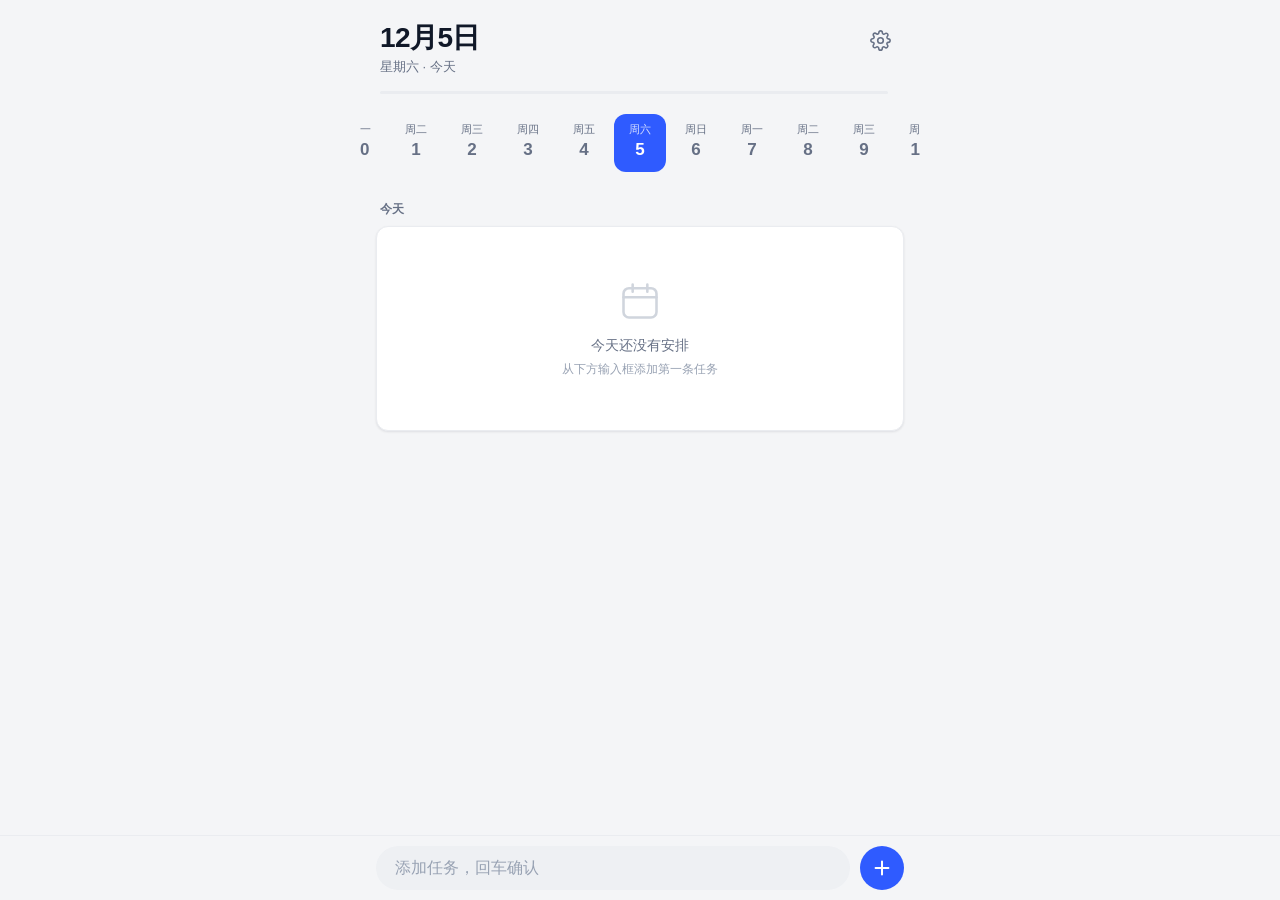
<file: Daydesk/android-build/app/assets/index.html>
<!doctype html>
<html lang="zh-CN" data-theme="light">
<head>
<meta charset="utf-8">
<meta name="viewport" content="width=device-width, initial-scale=1, viewport-fit=cover, user-scalable=no">
<meta name="theme-color" content="#f4f5f7">
<meta name="apple-mobile-web-app-capable" content="yes">
<meta name="mobile-web-app-capable" content="yes">
<meta name="apple-mobile-web-app-status-bar-style" content="default">
<meta name="apple-mobile-web-app-title" content="每日计划">
<title>每日计划</title>
<style>
  /* ============================================================
     每日计划 — 基于 DayDesk（桌面日程平台）数据改编的单文件手机 App
     设计语言沿用 DayDesk：中性灰底 + 克莱因蓝强调，8px 栅格，
     系统字体栈，150ms ease-out 动效。
     ============================================================ */
  :root{
    --bg:#f4f5f7; --panel:#ffffff; --panel2:#eef0f3;
    --text:#101828; --text2:#667085; --text3:#98a2b3;
    --line:#eaecf0; --line2:#d0d5dd;
    --accent:#2F5BFF; --accent-hover:#1e45e0; --accent-soft:#eaefff;
    --danger:#E5484D; --danger-soft:#feecec;
    --pri-high:#E5484D; --pri-mid:#E08700; --pri-low:#12A150;
    --shadow-panel:0 1px 2px rgba(16,24,40,.04),0 1px 3px rgba(16,24,40,.06);
    --shadow-pop:0 8px 24px rgba(16,24,40,.16);
    --radius:12px;
  }
  html[data-theme="dark"]{
    --bg:#0f1115; --panel:#171a21; --panel2:#1f242e;
    --text:#f2f4f7; --text2:#98a2b3; --text3:#667085;
    --line:#262b36; --line2:#364152;
    --accent:#4c74ff; --accent-hover:#6a8bff; --accent-soft:#1c2540;
    --danger:#f16a6e; --danger-soft:#3a2124;
    --shadow-panel:0 1px 2px rgba(0,0,0,.4);
    --shadow-pop:0 8px 24px rgba(0,0,0,.5);
  }
  *{box-sizing:border-box;-webkit-tap-highlight-color:transparent}
  html,body{margin:0;padding:0}
  body{
    background:var(--bg); color:var(--text);
    font-family:-apple-system,BlinkMacSystemFont,'Segoe UI','Microsoft YaHei','PingFang SC',sans-serif;
    font-size:14px; line-height:1.5;
    -webkit-font-smoothing:antialiased;
  }
  #app{max-width:560px;margin:0 auto;min-height:100dvh;display:flex;flex-direction:column}
  button{font:inherit;color:inherit;background:none;border:0;padding:0;cursor:pointer;touch-action:manipulation}
  input,textarea,select{font:inherit;color:inherit}

  /* ---------- 头部 ---------- */
  header{padding:calc(env(safe-area-inset-top) + 20px) 20px 0}
  .head-row{display:flex;align-items:flex-start;justify-content:space-between;gap:12px}
  h1{margin:0;font-size:28px;font-weight:700;letter-spacing:-.02em;line-height:1.25}
  .date-sub{margin-top:2px;font-size:13px;color:var(--text2)}
  .icon-btn{
    width:40px;height:40px;border-radius:10px;flex:none;
    display:flex;align-items:center;justify-content:center;
    color:var(--text2);transition:background .15s ease-out,color .15s ease-out;
  }
  .icon-btn:active{background:var(--panel2)}
  .progress-row{display:flex;align-items:center;gap:12px;margin:14px 0 4px}
  .progress-track{flex:1;height:3px;border-radius:99px;background:var(--line);overflow:hidden}
  .progress-fill{height:100%;width:0;border-radius:99px;background:var(--accent);transition:width .25s ease-out}
  .progress-text{font-size:12px;color:var(--text2);flex:none;font-variant-numeric:tabular-nums}

  /* ---------- 日期条 ---------- */
  .strip-wrap{padding:12px 0 4px}
  #dateStrip{
    display:flex;gap:4px;overflow-x:auto;padding:4px 14px;
    scrollbar-width:none;scroll-behavior:smooth;
  }
  #dateStrip::-webkit-scrollbar{display:none}
  .day{
    flex:none;width:52px;padding:8px 0 10px;border-radius:12px;text-align:center;
    color:var(--text2);transition:background .15s ease-out,color .15s ease-out;
  }
  .day .wd{font-size:11px;line-height:1.4}
  .day .dn{font-size:17px;font-weight:600;line-height:1.5;font-variant-numeric:tabular-nums}
  .day.is-today .dn{color:var(--accent)}
  .day.is-sel{background:var(--accent);color:#fff}
  .day.is-sel .wd{color:rgba(255,255,255,.8)}
  .day.is-sel .dn{color:#fff}
  .day:active:not(.is-sel){background:var(--panel2)}

  /* ---------- 主体 ---------- */
  main{flex:1;padding:4px 16px calc(env(safe-area-inset-bottom) + 108px)}
  .card{background:var(--panel);border:1px solid var(--line);border-radius:var(--radius);box-shadow:var(--shadow-panel);overflow:hidden}
  .section-head{
    display:flex;align-items:center;justify-content:space-between;
    padding:18px 4px 8px;
  }
  .section-title{font-size:12px;font-weight:600;color:var(--text2);letter-spacing:.02em}
  .section-action{font-size:12px;font-weight:500;color:var(--accent)}
  .section-action:active{opacity:.7}
  .hidden{display:none !important}

  /* 任务行 */
  .task{display:flex;align-items:center;gap:12px;padding:0 16px;min-height:54px;border-bottom:1px solid var(--line)}
  .task:last-child{border-bottom:0}
  .check{
    flex:none;width:26px;height:26px;border-radius:50%;
    border:2px solid var(--line2);display:flex;align-items:center;justify-content:center;
    color:#fff;transition:background .15s ease-out,border-color .15s ease-out,transform .15s ease-out;
  }
  .check svg{width:14px;height:14px;opacity:0;transform:scale(.5);transition:opacity .15s ease-out,transform .15s ease-out}
  .check:active{transform:scale(.88)}
  .task.is-done .check{background:var(--accent);border-color:var(--accent)}
  .task.is-done .check svg{opacity:1;transform:scale(1)}
  .task-body{flex:1;min-width:0;padding:14px 0}
  .task-title{display:block;font-size:15px;word-break:break-word;transition:color .15s ease-out}
  .task.is-done .task-title{color:var(--text3);text-decoration:line-through;text-decoration-color:var(--text3)}
  .task-meta{display:flex;align-items:center;gap:8px;margin-top:2px}
  .tag-chip{font-size:11px;color:var(--text2);background:var(--panel2);border-radius:6px;padding:1px 7px;line-height:1.6}
  .task-note{font-size:12px;color:var(--text3);white-space:nowrap;overflow:hidden;text-overflow:ellipsis;max-width:60%}
  .pri-dot{flex:none;width:7px;height:7px;border-radius:50%}
  .pri-high{background:var(--pri-high)} .pri-medium{background:var(--pri-mid)} .pri-low{background:var(--pri-low)}
  .task:active{background:var(--panel2)}

  /* 顺延区 */
  .overdue .task{min-height:50px}
  .overdue .task-title{font-size:14px}
  .carry-btn{flex:none;font-size:12px;font-weight:500;color:var(--accent);padding:8px 2px 8px 12px}
  .carry-btn:active{opacity:.7}

  /* 已完成折叠 */
  .done-toggle{display:flex;align-items:center;gap:6px;padding:12px 4px;font-size:12px;font-weight:600;color:var(--text2)}
  .done-toggle svg{width:12px;height:12px;transition:transform .15s ease-out}
  .done-toggle.open svg{transform:rotate(180deg)}

  /* 空状态 */
  .empty{padding:52px 24px;text-align:center;color:var(--text2)}
  .empty .empty-icon{width:44px;height:44px;margin:0 auto 12px;color:var(--line2)}
  .empty .t1{font-size:14px;font-weight:500}
  .empty .t2{font-size:12px;color:var(--text3);margin-top:4px}
  .empty .t1 .ok{color:var(--accent)}

  /* ---------- 底部输入条 ---------- */
  .composer{
    position:fixed;left:0;right:0;bottom:0;z-index:20;
    display:flex;justify-content:center;
    background:var(--bg);
    background:color-mix(in srgb,var(--bg) 86%,transparent);
    -webkit-backdrop-filter:blur(14px);backdrop-filter:blur(14px);
    border-top:1px solid var(--line);
    padding:10px 16px calc(env(safe-area-inset-bottom) + 10px);
  }
  .composer-inner{display:flex;align-items:center;gap:10px;width:100%;max-width:528px}
  #newTask{
    flex:1;height:44px;border:1px solid transparent;border-radius:22px;outline:none;
    background:var(--panel2);padding:0 18px;font-size:16px;color:var(--text);
    transition:border-color .15s ease-out,background .15s ease-out;
  }
  #newTask::placeholder{color:var(--text3)}
  #newTask:focus{border-color:var(--accent);background:var(--panel)}
  #btnAdd{
    flex:none;width:44px;height:44px;border-radius:50%;background:var(--accent);color:#fff;
    display:flex;align-items:center;justify-content:center;
    transition:transform .15s ease-out,background .15s ease-out;
  }
  #btnAdd:active{transform:scale(.92);background:var(--accent-hover)}
  #btnAdd svg{width:22px;height:22px}

  /* ---------- 底部弹层 ---------- */
  .mask{
    position:fixed;inset:0;z-index:40;background:rgba(16,24,40,.42);
    opacity:0;pointer-events:none;transition:opacity .2s ease-out;
    display:flex;align-items:flex-end;justify-content:center;
  }
  .mask.open{opacity:1;pointer-events:auto}
  .sheet{
    width:100%;max-width:560px;max-height:86dvh;overflow-y:auto;
    background:var(--panel);border-radius:16px 16px 0 0;box-shadow:var(--shadow-pop);
    padding:8px 20px calc(env(safe-area-inset-bottom) + 20px);
    transform:translateY(100%);transition:transform .22s ease-out;
  }
  .mask.open .sheet{transform:translateY(0)}
  .handle{width:36px;height:4px;border-radius:99px;background:var(--line2);margin:6px auto 14px}
  .sheet h2{margin:0 0 16px;font-size:17px;font-weight:600}
  .field{margin-bottom:16px}
  .field label{display:block;font-size:12px;font-weight:500;color:var(--text2);margin-bottom:6px}
  .field input[type=text],.field textarea,.field input[type=date]{
    width:100%;border:1px solid var(--line2);border-radius:10px;background:var(--panel);
    padding:11px 14px;font-size:16px;outline:none;transition:border-color .15s ease-out;
  }
  .field input:focus,.field textarea:focus{border-color:var(--accent)}
  .field textarea{resize:none;min-height:64px;font-size:15px}
  input[type=date]{color-scheme:light}
  html[data-theme="dark"] input[type=date]{color-scheme:dark}
  .seg{display:flex;background:var(--panel2);border-radius:9px;padding:2px;gap:2px}
  .seg button{
    flex:1;padding:7px 0;border-radius:7px;font-size:13px;font-weight:500;color:var(--text2);
    transition:background .15s ease-out,color .15s ease-out,box-shadow .15s ease-out;
  }
  .seg button.on{background:var(--panel);color:var(--text);box-shadow:var(--shadow-panel)}
  .row2{display:flex;gap:12px}
  .row2 .field{flex:1}
  .sheet-actions{display:flex;align-items:center;justify-content:space-between;margin-top:6px}
  .btn{padding:11px 18px;border-radius:10px;font-size:14px;font-weight:600;transition:opacity .15s ease-out,transform .15s ease-out}
  .btn:active{transform:scale(.97);opacity:.85}
  .btn-primary{background:var(--accent);color:#fff}
  .btn-ghost-danger{color:var(--danger)}
  .btn-danger{background:var(--danger);color:#fff}
  .list-btn{
    display:flex;align-items:center;justify-content:space-between;width:100%;
    padding:14px 2px;border-bottom:1px solid var(--line);font-size:15px;
  }
  .list-btn:last-of-type{border-bottom:0}
  .list-btn:active{opacity:.7}
  .list-btn.danger{color:var(--danger)}

  /* ---------- Toast ---------- */
  #toast{
    position:fixed;left:50%;bottom:calc(env(safe-area-inset-bottom) + 96px);z-index:60;
    transform:translate(-50%,8px);opacity:0;pointer-events:none;
    display:flex;align-items:center;gap:4px;
    background:#101828;color:#fff;font-size:13px;border-radius:99px;padding:9px 8px 9px 16px;
    box-shadow:var(--shadow-pop);transition:opacity .18s ease-out,transform .18s ease-out;
    max-width:calc(100vw - 48px);white-space:nowrap;
  }
  html[data-theme="dark"] #toast{background:#f2f4f7;color:#101828}
  #toast.show{opacity:1;transform:translate(-50%,0);pointer-events:auto}
  #toastAction{color:#8fa7ff;font-weight:600;padding:4px 10px;border-radius:99px}
  html[data-theme="dark"] #toastAction{color:#2F5BFF}
  #toastAction:active{opacity:.7}

  @media (prefers-reduced-motion:reduce){
    *,*::before,*::after{transition:none !important;animation:none !important;scroll-behavior:auto !important}
  }
</style>
</head>
<body>
<div id="app">

  <header>
    <div class="head-row">
      <div>
        <h1 id="dateTitle">—</h1>
        <div class="date-sub" id="dateSub">—</div>
      </div>
      <button class="icon-btn" id="btnSettings" aria-label="设置">
        <svg viewBox="0 0 24 24" width="21" height="21" fill="none" stroke="currentColor" stroke-width="1.8" stroke-linecap="round" stroke-linejoin="round"><circle cx="12" cy="12" r="3.2"/><path d="M19.4 15a1.7 1.7 0 0 0 .34 1.87l.06.06a2 2 0 1 1-2.83 2.83l-.06-.06a1.7 1.7 0 0 0-1.87-.34 1.7 1.7 0 0 0-1.03 1.56V21a2 2 0 1 1-4 0v-.09a1.7 1.7 0 0 0-1.11-1.56 1.7 1.7 0 0 0-1.87.34l-.06.06a2 2 0 1 1-2.83-2.83l.06-.06a1.7 1.7 0 0 0 .34-1.87 1.7 1.7 0 0 0-1.56-1.03H3a2 2 0 1 1 0-4h.09A1.7 1.7 0 0 0 4.65 8.9a1.7 1.7 0 0 0-.34-1.87l-.06-.06a2 2 0 1 1 2.83-2.83l.06.06a1.7 1.7 0 0 0 1.87.34h.08A1.7 1.7 0 0 0 10.12 3V3a2 2 0 1 1 4 0v.09a1.7 1.7 0 0 0 1.03 1.56 1.7 1.7 0 0 0 1.87-.34l.06-.06a2 2 0 1 1 2.83 2.83l-.06.06a1.7 1.7 0 0 0-.34 1.87v.08a1.7 1.7 0 0 0 1.56 1.03H21a2 2 0 1 1 0 4h-.09a1.7 1.7 0 0 0-1.51.88z"/></svg>
      </button>
    </div>
    <div class="progress-row">
      <div class="progress-track"><div class="progress-fill" id="progressFill"></div></div>
      <span class="progress-text" id="progressText"></span>
    </div>
  </header>

  <div class="strip-wrap"><nav id="dateStrip" aria-label="选择日期"></nav></div>

  <main>
    <!-- 未完成顺延（仅今天视图显示） -->
    <section id="overdueSection" class="hidden">
      <div class="section-head">
        <span class="section-title" id="overdueTitle">未完成顺延</span>
        <button class="section-action" id="btnCarryAll">全部移到今天</button>
      </div>
      <div class="card overdue"><ul id="overdueList" style="list-style:none;margin:0;padding:0"></ul></div>
    </section>

    <!-- 当日任务 -->
    <section>
      <div class="section-head" id="todayHead" style="padding-top:16px">
        <span class="section-title" id="listTitle">今日任务</span>
      </div>
      <div class="card">
        <ul id="taskList" style="list-style:none;margin:0;padding:0"></ul>
        <div class="empty hidden" id="emptyState"></div>
      </div>
      <div id="doneWrap" class="hidden">
        <button class="done-toggle" id="doneToggle" aria-expanded="false">
          <svg viewBox="0 0 24 24" fill="none" stroke="currentColor" stroke-width="2.4" stroke-linecap="round" stroke-linejoin="round"><path d="M6 9l6 6 6-6"/></svg>
          <span id="doneToggleText">已完成</span>
        </button>
        <div class="card hidden" id="doneCard"><ul id="doneList" style="list-style:none;margin:0;padding:0"></ul></div>
      </div>
    </section>
  </main>

  <footer class="composer">
    <div class="composer-inner">
      <input id="newTask" type="text" placeholder="添加任务，回车确认" autocomplete="off" enterkeyhint="done">
      <button id="btnAdd" aria-label="添加任务">
        <svg viewBox="0 0 24 24" fill="none" stroke="currentColor" stroke-width="2.2" stroke-linecap="round"><path d="M12 5v14M5 12h14"/></svg>
      </button>
    </div>
  </footer>

  <!-- 编辑弹层 -->
  <div class="mask" id="editMask">
    <div class="sheet" role="dialog" aria-label="编辑任务">
      <div class="handle"></div>
      <h2>编辑任务</h2>
      <div class="field">
        <label for="editTitle">标题</label>
        <input type="text" id="editTitle" maxlength="100">
      </div>
      <div class="field">
        <label for="editNotes">备注</label>
        <textarea id="editNotes" maxlength="300" rows="2" placeholder="补充说明（可选）"></textarea>
      </div>
      <div class="row2">
        <div class="field">
          <label>优先级</label>
          <div class="seg" id="editPri">
            <button data-pri="low">低</button>
            <button data-pri="medium">中</button>
            <button data-pri="high">高</button>
          </div>
        </div>
        <div class="field">
          <label for="editDate">日期</label>
          <input type="date" id="editDate">
        </div>
      </div>
      <div class="field hidden" id="editTagField">
        <label>分类</label>
        <div><span class="tag-chip" id="editTag"></span></div>
      </div>
      <div class="sheet-actions">
        <button class="btn btn-ghost-danger" id="btnDelete">删除任务</button>
        <button class="btn btn-primary" id="btnEditDone">完成</button>
      </div>
    </div>
  </div>

  <!-- 设置弹层 -->
  <div class="mask" id="settingsMask">
    <div class="sheet" role="dialog" aria-label="设置">
      <div class="handle"></div>
      <h2>设置</h2>
      <div class="field">
        <label>外观</label>
        <div class="seg" id="themeSeg">
          <button data-theme-opt="system">跟随系统</button>
          <button data-theme-opt="light">浅色</button>
          <button data-theme-opt="dark">深色</button>
        </div>
      </div>
      <div style="margin-top:4px">
        <button class="list-btn" id="btnExport">
          <span>导出备份</span>
        </button>
        <button class="list-btn" id="btnCopy">
          <span>复制到剪贴板</span>
        </button>
        <button class="list-btn" id="btnImport">
          <span>导入备份</span>
        </button>
        <button class="list-btn danger" id="btnClear">
          <span>清空全部数据</span>
        </button>
      </div>
      <input type="file" id="importFile" accept=".json,application/json" class="hidden">
    </div>
  </div>

  <div id="toast"><span id="toastText"></span><button id="toastAction" class="hidden">撤销</button></div>
</div>

<script>
'use strict';
/* ================= 种子数据（由 extract-seed.mjs 从 daydesk 备份提取，只读源文件夹） ================= */
const SEED = /*__SEED_TASKS__*/[{"id":"675b3ca5-15a2-4d50-9178-890ff446c153","title":"回顾与复盘","notes":"","date":"2026-10-20","priority":"low","tag":"深度工作","done":true,"completedAt":"2026-10-20T18:00:00","createdAt":"2026-10-22T14:49:38.101Z","updatedAt":"2026-10-25T12:25:10.398Z"},{"id":"ea3c768c-c4d6-4b53-865a-27070067fffd","title":"夜间值班","notes":"跨零点日程：22:00 到次日 02:00","date":"2026-10-21","priority":"medium","tag":"工作","done":false,"completedAt":null,"createdAt":"2026-10-22T14:49:38.092Z","updatedAt":"2026-10-25T12:25:10.398Z"},{"id":"41b98a4e-16ba-40be-a21d-a57369edbd01","title":"产品评审","notes":"带上原型稿与本期验收清单","date":"2026-10-22","priority":"high","tag":"客户","done":true,"completedAt":"2026-10-22T18:00:00","createdAt":"2026-10-22T14:49:38.083Z","updatedAt":"2026-10-25T12:25:10.399Z"},{"id":"ed9905ca-1d38-455c-8a57-d365983ebfac","title":"一对一沟通","notes":"","date":"2026-10-22","priority":"medium","tag":"工作","done":true,"completedAt":"2026-10-22T18:00:00","createdAt":"2026-10-22T14:49:38.086Z","updatedAt":"2026-10-25T12:25:10.399Z"},{"id":"a4e3e4b0-a397-4f9c-8906-3fc5e8b0c312","title":"深度工作：重构存储层","notes":"","date":"2026-10-22","priority":"high","tag":"深度工作","done":true,"completedAt":"2026-10-22T18:00:00","createdAt":"2026-10-22T14:49:38.087Z","updatedAt":"2026-10-25T12:25:10.399Z"},{"id":"251935ad-8bf1-4a7f-88c2-3fb8b30e1676","title":"健身","notes":"","date":"2026-10-22","priority":"low","tag":"个人","done":true,"completedAt":"2026-10-22T18:00:00","createdAt":"2026-10-22T14:49:38.089Z","updatedAt":"2026-10-25T12:25:10.399Z"},{"id":"36f3f54e-767d-498f-8fea-66dbbcd862bb","title":"团建活动","notes":"","date":"2026-10-22","priority":"medium","tag":"个人","done":false,"completedAt":null,"createdAt":"2026-10-22T14:49:38.091Z","updatedAt":"2026-10-25T12:25:10.398Z"},{"id":"b90d5a5c-00f2-423a-880c-47b1c906b650","title":"周会","notes":"","date":"2026-10-23","priority":"medium","tag":"工作","done":true,"completedAt":"2026-10-23T18:00:00","createdAt":"2026-10-22T14:49:38.094Z","updatedAt":"2026-10-25T12:25:10.399Z"},{"id":"92a1e4f0-6476-4494-87c9-b7657141eefe","title":"每日站会","notes":"同步昨日进展与今日计划","date":"2026-10-25","priority":"medium","tag":"工作","done":false,"completedAt":null,"createdAt":"2026-10-22T14:49:38.080Z","updatedAt":"2026-10-25T12:25:10.399Z"},{"id":"e5bb0c86-4847-4f45-9b3a-fdca87680fbf","title":"客户拜访","notes":"","date":"2026-10-25","priority":"high","tag":"客户","done":false,"completedAt":null,"createdAt":"2026-10-22T14:49:38.096Z","updatedAt":"2026-10-25T12:25:10.399Z"},{"id":"c8fa1b65-921d-4f5d-a1ad-5a959e12f1df","title":"整理本周会议纪要","notes":"","date":"2026-10-25","priority":"high","tag":null,"done":false,"completedAt":null,"createdAt":"2026-10-22T14:49:38.102Z","updatedAt":"2026-10-25T12:25:10.395Z"},{"id":"930cc16d-1aee-4189-a834-8d20e33f3b99","title":"回复客户邮件","notes":"","date":"2026-10-25","priority":"medium","tag":null,"done":false,"completedAt":null,"createdAt":"2026-10-22T14:49:38.103Z","updatedAt":"2026-10-25T12:25:10.398Z"},{"id":"1b247953-4c1c-4663-8eec-3012af3afd23","title":"规划下季度目标","notes":"","date":"2026-10-25","priority":"medium","tag":null,"done":false,"completedAt":null,"createdAt":"2026-10-22T14:49:38.103Z","updatedAt":"2026-10-25T12:25:10.398Z"},{"id":"cb1f775c-2ecb-45c6-a020-64f376091ebc","title":"提交上周周报","notes":"","date":"2026-10-25","priority":"low","tag":null,"done":true,"completedAt":"2026-10-22T14:49:38.104Z","createdAt":"2026-10-22T14:49:38.104Z","updatedAt":"2026-10-25T12:25:10.398Z"},{"id":"8eed1a6e-08a7-48d7-8f0d-d0e175bbfb1f","title":"预订出差机票","notes":"","date":"2026-10-26","priority":"high","tag":null,"done":false,"completedAt":null,"createdAt":"2026-10-22T14:49:38.103Z","updatedAt":"2026-10-25T12:25:10.398Z"},{"id":"3a181f31-b742-4b0b-8f0a-1b4cee801f76","title":"出差：上海","notes":"","date":"2026-10-27","priority":"medium","tag":"工作","done":false,"completedAt":null,"createdAt":"2026-10-22T14:49:38.097Z","updatedAt":"2026-10-25T12:25:10.399Z"},{"id":"33ffdc70-439a-49c1-b579-8e9e425195f8","title":"朋友生日","notes":"","date":"2026-10-31","priority":"medium","tag":"个人","done":false,"completedAt":null,"createdAt":"2026-10-22T14:49:38.099Z","updatedAt":"2026-10-25T12:25:10.401Z"}];

/* ================= 常量与状态 ================= */
const STORE_KEY = 'dayplan.v1';
const WD = ['日','一','二','三','四','五','六'];
const PRI_W = { high: 0, medium: 1, low: 2 };
const $ = (id) => document.getElementById(id);

let state = { tasks: [], settings: { theme: 'system' } };
let selectedDate = todayStr();
let showDone = false;
let editingId = null;
let lastDeleted = null;
let toastTimer = null;

/* ================= 日期工具 ================= */
function todayStr(){
  const d = new Date();
  return d.getFullYear() + '-' + String(d.getMonth()+1).padStart(2,'0') + '-' + String(d.getDate()).padStart(2,'0');
}
function addDays(iso, n){
  const [y,m,d] = iso.split('-').map(Number);
  const dt = new Date(y, m-1, d + n);
  return dt.getFullYear() + '-' + String(dt.getMonth()+1).padStart(2,'0') + '-' + String(dt.getDate()).padStart(2,'0');
}
function weekday(iso){ const [y,m,d] = iso.split('-').map(Number); return new Date(y,m-1,d).getDay(); }
function fmtTitle(iso){
  const [,m,d] = iso.split('-').map(Number);
  return m + '月' + d + '日';
}
function relLabel(iso){
  const t = todayStr();
  if (iso === t) return '今天';
  if (iso === addDays(t,1)) return '明天';
  if (iso === addDays(t,-1)) return '昨天';
  return '';
}

/* ================= 存取 ================= */
function load(){
  let raw = null;
  try { raw = localStorage.getItem(STORE_KEY); } catch(e){}
  if (raw){
    try {
      const s = JSON.parse(raw);
      state.tasks = Array.isArray(s.tasks) ? s.tasks.map(normalizeTask) : [];
      state.settings = Object.assign({ theme:'system' }, s.settings || {});
      return;
    } catch(e){}
  }
  // 首次运行：写入从 daydesk 提取的真实任务
  state.tasks = SEED.map(normalizeTask);
  save();
}
function save(){
  try { localStorage.setItem(STORE_KEY, JSON.stringify(state)); } catch(e){}
}
function normalizeTask(t){
  return {
    id: String(t.id || genId()),
    title: String(t.title || '未命名任务'),
    notes: String(t.notes || ''),
    date: /^\d{4}-\d{2}-\d{2}$/.test(t.date || '') ? t.date : todayStr(),
    priority: ['low','medium','high'].includes(t.priority) ? t.priority : null,
    tag: t.tag ? String(t.tag) : null,
    done: !!t.done,
    completedAt: t.completedAt ? String(t.completedAt) : null,
    createdAt: t.createdAt || new Date().toISOString(),
    updatedAt: t.updatedAt || new Date().toISOString(),
  };
}
function genId(){
  return 't' + Date.now().toString(36) + Math.random().toString(36).slice(2,8);
}
function byId(id){ return state.tasks.find(t => t.id === id); }

/* ================= 主题 ================= */
const mq = window.matchMedia('(prefers-color-scheme: dark)');
function systemPrefersDark(){
  // 安卓 WebView 中 prefers-color-scheme 可能不反映系统设置，优先问原生桥
  try { if (window.AndroidBridge && window.AndroidBridge.isSystemDark()) return true; } catch(e){}
  return mq.matches;
}
function applyTheme(){
  const mode = state.settings.theme;
  const dark = mode === 'dark' || (mode === 'system' && systemPrefersDark());
  document.documentElement.dataset.theme = dark ? 'dark' : 'light';
  const meta = document.querySelector('meta[name="theme-color"]');
  if (meta) meta.setAttribute('content', dark ? '#0f1115' : '#f4f5f7');
}
mq.addEventListener('change', () => { if (state.settings.theme === 'system') applyTheme(); });

/* ================= 渲染 ================= */
function render(){
  renderHeader();
  renderStrip();
  renderOverdue();
  renderList();
  renderProgress();
}

function renderHeader(){
  const rel = relLabel(selectedDate);
  $('dateTitle').textContent = fmtTitle(selectedDate);
  $('dateSub').textContent = '星期' + WD[weekday(selectedDate)] + (rel ? ' · ' + rel : '');
  $('listTitle').textContent = rel || (selectedDate > todayStr() ? '计划任务' : '任务');
}

function renderStrip(){
  const nav = $('dateStrip');
  const t = todayStr();
  const start = [addDays(t, -7), selectedDate].sort()[0];
  const end = [addDays(t, 13), selectedDate].sort()[1];
  nav.textContent = '';
  for (let iso = start; iso <= end; iso = addDays(iso,1)){
    const b = document.createElement('button');
    b.className = 'day';
    if (iso === t) b.classList.add('is-today');
    if (iso === selectedDate) b.classList.add('is-sel');
    b.innerHTML = '<div class="wd">周' + WD[weekday(iso)] + '</div><div class="dn">' + Number(iso.slice(8,10)) + '</div>';
    b.addEventListener('click', () => { selectedDate = iso; render(); });
    nav.appendChild(b);
    if (iso === selectedDate) requestAnimationFrame(() => b.scrollIntoView({ block:'nearest', inline:'center' }));
  }
}

function tasksOf(iso){ return state.tasks.filter(t => t.date === iso); }
function overdueTasks(){
  const t = todayStr();
  return state.tasks.filter(x => !x.done && x.date < t).sort((a,b) => a.date.localeCompare(b.date) || a.createdAt.localeCompare(b.createdAt));
}

function renderProgress(){
  const list = tasksOf(selectedDate);
  const done = list.filter(x => x.done).length;
  $('progressFill').style.width = list.length ? Math.round(done / list.length * 100) + '%' : '0';
  $('progressText').textContent = list.length ? done + '/' + list.length + ' 已完成' : '';
}

function renderOverdue(){
  const sec = $('overdueSection');
  const list = overdueTasks();
  const isToday = selectedDate === todayStr();
  sec.classList.toggle('hidden', !isToday || list.length === 0);
  if (!isToday || !list.length) return;
  $('overdueTitle').textContent = '未完成顺延 · ' + list.length;
  const ul = $('overdueList');
  ul.textContent = '';
  for (const task of list){
    const li = document.createElement('li');
    li.className = 'task';
    const body = document.createElement('div');
    body.className = 'task-body';
    const title = document.createElement('span');
    title.className = 'task-title';
    title.textContent = task.title;
    body.appendChild(title);
    if (task.date !== todayStr()){
      const meta = document.createElement('div');
      meta.className = 'task-meta';
      const d = document.createElement('span');
      d.className = 'task-note';
      d.textContent = fmtTitle(task.date) + ' · 星期' + WD[weekday(task.date)];
      meta.appendChild(d);
      body.appendChild(meta);
    }
    const btn = document.createElement('button');
    btn.className = 'carry-btn';
    btn.textContent = '移到今天';
    btn.addEventListener('click', () => carryOver([task.id]));
    li.appendChild(body);
    li.appendChild(btn);
    ul.appendChild(li);
  }
}

function taskRow(task, opts){
  const li = document.createElement('li');
  li.className = 'task' + (task.done ? ' is-done' : '');
  li.dataset.id = task.id;

  const check = document.createElement('button');
  check.className = 'check';
  check.setAttribute('role','checkbox');
  check.setAttribute('aria-checked', task.done ? 'true' : 'false');
  check.setAttribute('aria-label', task.done ? '标记未完成' : '标记完成');
  check.innerHTML = '<svg viewBox="0 0 24 24" fill="none" stroke="currentColor" stroke-width="3" stroke-linecap="round" stroke-linejoin="round"><path d="M4.5 12.5l5 5 10-11"/></svg>';
  check.addEventListener('click', (e) => { e.stopPropagation(); toggleDone(task.id); });

  const body = document.createElement('div');
  body.className = 'task-body';
  const title = document.createElement('span');
  title.className = 'task-title';
  title.textContent = task.title;
  body.appendChild(title);
  if (task.tag || task.notes){
    const meta = document.createElement('div');
    meta.className = 'task-meta';
    if (task.tag){
      const chip = document.createElement('span');
      chip.className = 'tag-chip';
      chip.textContent = task.tag;
      meta.appendChild(chip);
    }
    if (task.notes){
      const note = document.createElement('span');
      note.className = 'task-note';
      note.textContent = task.notes;
      meta.appendChild(note);
    }
    if (meta.childNodes.length) body.appendChild(meta);
  }
  body.addEventListener('click', () => openEdit(task.id));

  li.appendChild(check);
  li.appendChild(body);
  if (task.priority){
    const dot = document.createElement('span');
    dot.className = 'pri-dot pri-' + task.priority;
    dot.title = { high:'高优先级', medium:'中优先级', low:'低优先级' }[task.priority];
    li.appendChild(dot);
  }
  return li;
}

function renderList(){
  const ul = $('taskList');
  const doneUl = $('doneList');
  const empty = $('emptyState');
  const doneWrap = $('doneWrap');
  ul.textContent = ''; doneUl.textContent = '';

  const all = tasksOf(selectedDate);
  const undone = all.filter(x => !x.done).sort((a,b) =>
    (PRI_W[a.priority] ?? 3) - (PRI_W[b.priority] ?? 3) || a.createdAt.localeCompare(b.createdAt));
  const done = all.filter(x => x.done).sort((a,b) => String(a.completedAt).localeCompare(String(b.completedAt)));

  for (const t of undone) ul.appendChild(taskRow(t));

  // 空状态
  empty.classList.toggle('hidden', all.length > 0);
  if (all.length === 0){
    const past = selectedDate < todayStr();
    empty.innerHTML = '';
    const icon = document.createElement('div');
    icon.className = 'empty-icon';
    icon.innerHTML = '<svg viewBox="0 0 24 24" fill="none" stroke="currentColor" stroke-width="1.4" stroke-linecap="round" stroke-linejoin="round"><rect x="3" y="5" width="18" height="16" rx="3"/><path d="M8 3v4M16 3v4M3 10h18"/></svg>';
    const t1 = document.createElement('div');
    t1.className = 't1';
    t1.textContent = past ? '这一天没有任务' : '今天还没有安排';
    const t2 = document.createElement('div');
    t2.className = 't2';
    t2.textContent = past ? '换个日期看看，或从下方添加' : '从下方输入框添加第一条任务';
    empty.appendChild(icon); empty.appendChild(t1); empty.appendChild(t2);
  }

  // 已完成折叠区
  doneWrap.classList.toggle('hidden', done.length === 0);
  if (done.length){
    $('doneToggleText').textContent = '已完成 · ' + done.length;
    $('doneToggle').classList.toggle('open', showDone);
    $('doneCard').classList.toggle('hidden', !showDone);
    if (showDone) for (const t of done) doneUl.appendChild(taskRow(t));
  }

  // 全部完成提示
  if (all.length > 0 && undone.length === 0){
    const t1 = document.createElement('div');
    t1.className = 't1';
    t1.innerHTML = '<span class="ok">✓ </span>今日任务已全部完成';
    empty.classList.remove('hidden');
    empty.textContent = '';
    empty.appendChild(t1);
  }
}

/* ================= 动作 ================= */
function toggleDone(id){
  const t = byId(id);
  if (!t) return;
  t.done = !t.done;
  t.completedAt = t.done ? new Date().toISOString() : null;
  t.updatedAt = new Date().toISOString();
  save();
  render();
}
function carryOver(ids){
  const t = todayStr();
  let n = 0;
  for (const id of ids){
    const task = byId(id);
    if (task && !task.done){ task.date = t; task.updatedAt = new Date().toISOString(); n++; }
  }
  if (!n) return;
  save(); render();
  toast('已移 ' + n + ' 项到今天');
}
function addTask(){
  const input = $('newTask');
  const title = input.value.trim();
  if (!title){ input.focus(); return; }
  state.tasks.push(normalizeTask({
    id: genId(), title,
    date: selectedDate,
    createdAt: new Date().toISOString(),
  }));
  save();
  input.value = '';
  input.focus();
  render();
}
function deleteTask(id){
  const idx = state.tasks.findIndex(t => t.id === id);
  if (idx < 0) return;
  lastDeleted = { task: state.tasks[idx], index: idx };
  state.tasks.splice(idx, 1);
  save();
  closeSheet($('editMask'));
  render();
  toast('已删除「' + (lastDeleted.task.title.length > 8 ? lastDeleted.task.title.slice(0,8) + '…' : lastDeleted.task.title) + '」', () => {
    state.tasks.splice(Math.min(lastDeleted.index, state.tasks.length), 0, lastDeleted.task);
    lastDeleted = null;
    save(); render();
  });
}

/* ================= 弹层 ================= */
function openSheet(mask){ mask.classList.add('open'); }
function closeSheet(mask){ mask.classList.remove('open'); }
document.querySelectorAll('.mask').forEach(m => {
  m.addEventListener('click', (e) => { if (e.target === m) closeSheet(m); });
});
document.addEventListener('keydown', (e) => {
  if (e.key === 'Escape') document.querySelectorAll('.mask.open').forEach(closeSheet);
});

function openEdit(id){
  const t = byId(id);
  if (!t) return;
  editingId = id;
  $('editTitle').value = t.title;
  $('editNotes').value = t.notes;
  $('editDate').value = t.date;
  $('editTagField').classList.toggle('hidden', !t.tag);
  $('editTag').textContent = t.tag || '';
  $('editPri').querySelectorAll('button').forEach(b => b.classList.toggle('on', b.dataset.pri === t.priority));
  openSheet($('editMask'));
}
function applyEdit(fn){
  const t = byId(editingId);
  if (!t) return;
  fn(t);
  t.updatedAt = new Date().toISOString();
  save(); render();
}

/* ================= Toast ================= */
function toast(text, onAction){
  const el = $('toast'), act = $('toastAction');
  $('toastText').textContent = text;
  if (onAction){
    act.classList.remove('hidden');
    act.onclick = () => { onAction(); hideToast(); };
  } else {
    act.classList.add('hidden');
    act.onclick = null;
  }
  el.classList.add('show');
  clearTimeout(toastTimer);
  toastTimer = setTimeout(hideToast, 2600);
}
function hideToast(){ $('toast').classList.remove('show'); }

/* ================= 导出 / 导入 ================= */
function exportPayload(){
  return JSON.stringify({ app:'每日计划', schemaVersion:1, exportedAt:new Date().toISOString(), tasks: state.tasks }, null, 2);
}
function doExport(){
  const payload = exportPayload();
  const name = '每日计划备份-' + todayStr().replaceAll('-','') + '.json';
  // 安卓 App：交给原生写入系统「下载」目录
  if (window.AndroidBridge && window.AndroidBridge.exportJson){
    try { window.AndroidBridge.exportJson(name, payload); return; } catch(e){}
  }
  const blob = new Blob([payload], { type:'application/json' });
  const a = document.createElement('a');
  a.href = URL.createObjectURL(blob);
  a.download = name;
  document.body.appendChild(a);
  a.click();
  setTimeout(() => { URL.revokeObjectURL(a.href); a.remove(); }, 500);
}
function doImport(file){
  const reader = new FileReader();
  reader.onload = () => {
    try {
      const data = JSON.parse(reader.result);
      const arr = Array.isArray(data) ? data : data.tasks;
      if (!Array.isArray(arr) || !arr.length) throw new Error('empty');
      const tasks = arr.map(normalizeTask).filter(t => t.title && t.date);
      if (!tasks.length) throw new Error('invalid');
      if (!confirm('导入将替换当前全部 ' + state.tasks.length + ' 条任务，共导入 ' + tasks.length + ' 条。确定继续吗？')) return;
      state.tasks = tasks;
      save(); render();
      closeSheet($('settingsMask'));
      toast('已导入 ' + tasks.length + ' 条任务');
    } catch(e){
      alert('导入失败：文件不是有效的每日计划备份。');
    }
  };
  reader.readAsText(file, 'utf-8');
}

/* ================= 事件绑定 ================= */
$('btnAdd').addEventListener('click', addTask);
$('newTask').addEventListener('keydown', (e) => { if (e.key === 'Enter') addTask(); });

$('btnCarryAll').addEventListener('click', () => carryOver(overdueTasks().map(t => t.id)));

$('doneToggle').addEventListener('click', () => { showDone = !showDone; renderList(); });

$('btnSettings').addEventListener('click', () => {
  $('themeSeg').querySelectorAll('button').forEach(b => b.classList.toggle('on', b.dataset.themeOpt === state.settings.theme));
  openSheet($('settingsMask'));
});
$('themeSeg').addEventListener('click', (e) => {
  const b = e.target.closest('button');
  if (!b) return;
  state.settings.theme = b.dataset.themeOpt;
  save(); applyTheme();
  $('themeSeg').querySelectorAll('button').forEach(x => x.classList.toggle('on', x === b));
});

$('editTitle').addEventListener('input', (e) => {
  const v = e.target.value.trim();
  if (v) applyEdit(t => { t.title = v; });
});
$('editNotes').addEventListener('input', (e) => applyEdit(t => { t.notes = e.target.value; }));
$('editDate').addEventListener('change', (e) => {
  if (/^\d{4}-\d{2}-\d{2}$/.test(e.target.value)) applyEdit(t => { t.date = e.target.value; });
});
$('editPri').addEventListener('click', (e) => {
  const b = e.target.closest('button');
  if (!b) return;
  applyEdit(t => { t.priority = t.priority === b.dataset.pri ? null : b.dataset.pri; });
  const t = byId(editingId);
  $('editPri').querySelectorAll('button').forEach(x => x.classList.toggle('on', !!t && x.dataset.pri === t.priority));
});
$('btnEditDone').addEventListener('click', () => closeSheet($('editMask')));
$('btnDelete').addEventListener('click', () => {
  const t = byId(editingId);
  if (t && confirm('删除任务「' + t.title + '」？')) deleteTask(editingId);
});

$('btnExport').addEventListener('click', doExport);
$('btnCopy').addEventListener('click', async () => {
  const payload = exportPayload();
  // 安卓 App：走原生剪贴板
  if (window.AndroidBridge && window.AndroidBridge.copyText){
    try {
      window.AndroidBridge.copyText(payload);
      toast('备份已复制到剪贴板');
      return;
    } catch(e){}
  }
  try {
    await navigator.clipboard.writeText(payload);
    toast('备份已复制到剪贴板');
  } catch(e){
    const ta = document.createElement('textarea');
    ta.value = payload;
    document.body.appendChild(ta);
    ta.select();
    const ok = document.execCommand && document.execCommand('copy');
    ta.remove();
    toast(ok ? '备份已复制到剪贴板' : '复制失败，请使用「导出备份」');
  }
});
$('btnImport').addEventListener('click', () => $('importFile').click());
$('importFile').addEventListener('change', (e) => {
  if (e.target.files && e.target.files[0]) doImport(e.target.files[0]);
  e.target.value = '';
});
$('btnClear').addEventListener('click', () => {
  if (confirm('确定清空全部 ' + state.tasks.length + ' 条任务吗？此操作不可撤销。')){
    state.tasks = [];
    save(); render();
    closeSheet($('settingsMask'));
    toast('已清空全部数据');
  }
});

/* ================= 启动与跨天刷新 ================= */
load();
applyTheme();
render();

let lastToday = todayStr();
setInterval(() => {
  const t = todayStr();
  if (t !== lastToday){ lastToday = t; render(); }
}, 30000);
document.addEventListener('visibilitychange', () => {
  const t = todayStr();
  if (!document.hidden && t !== lastToday){ lastToday = t; render(); }
});
</script>
</body>
</html>
</file>
